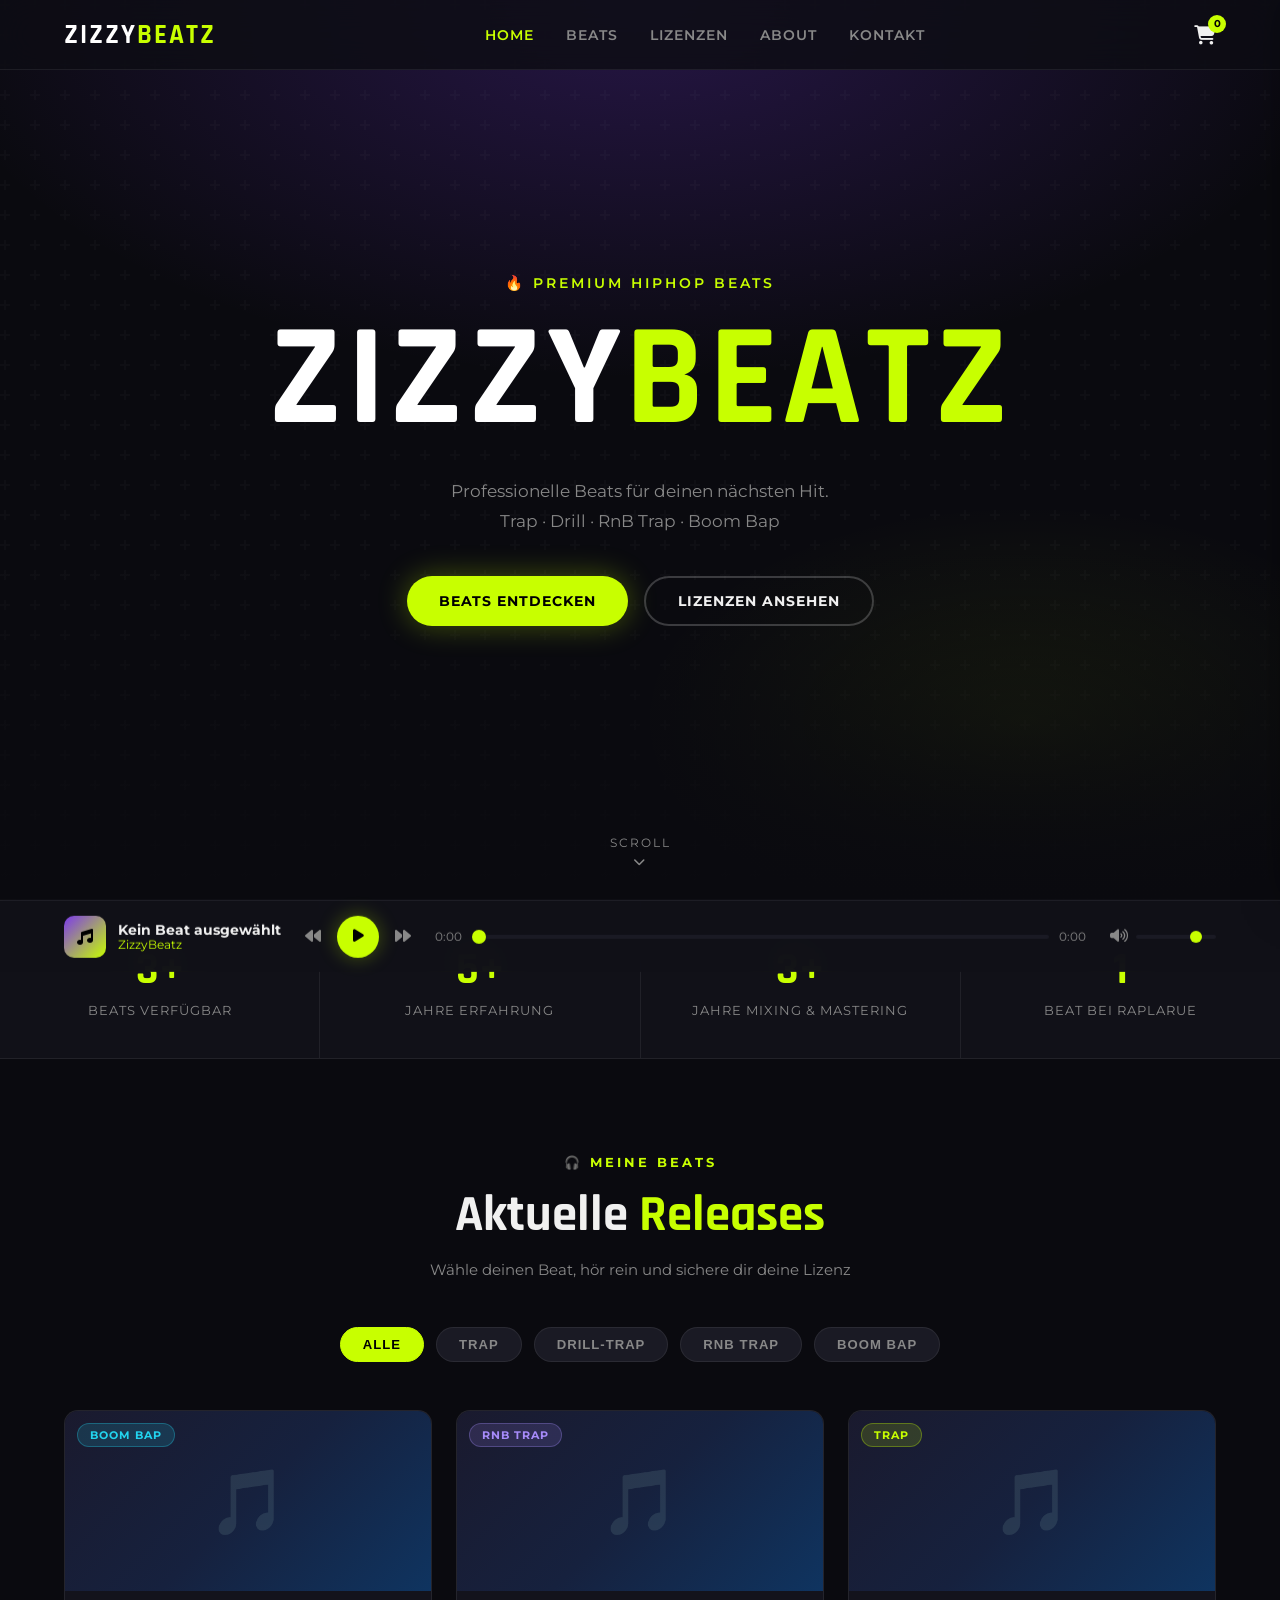
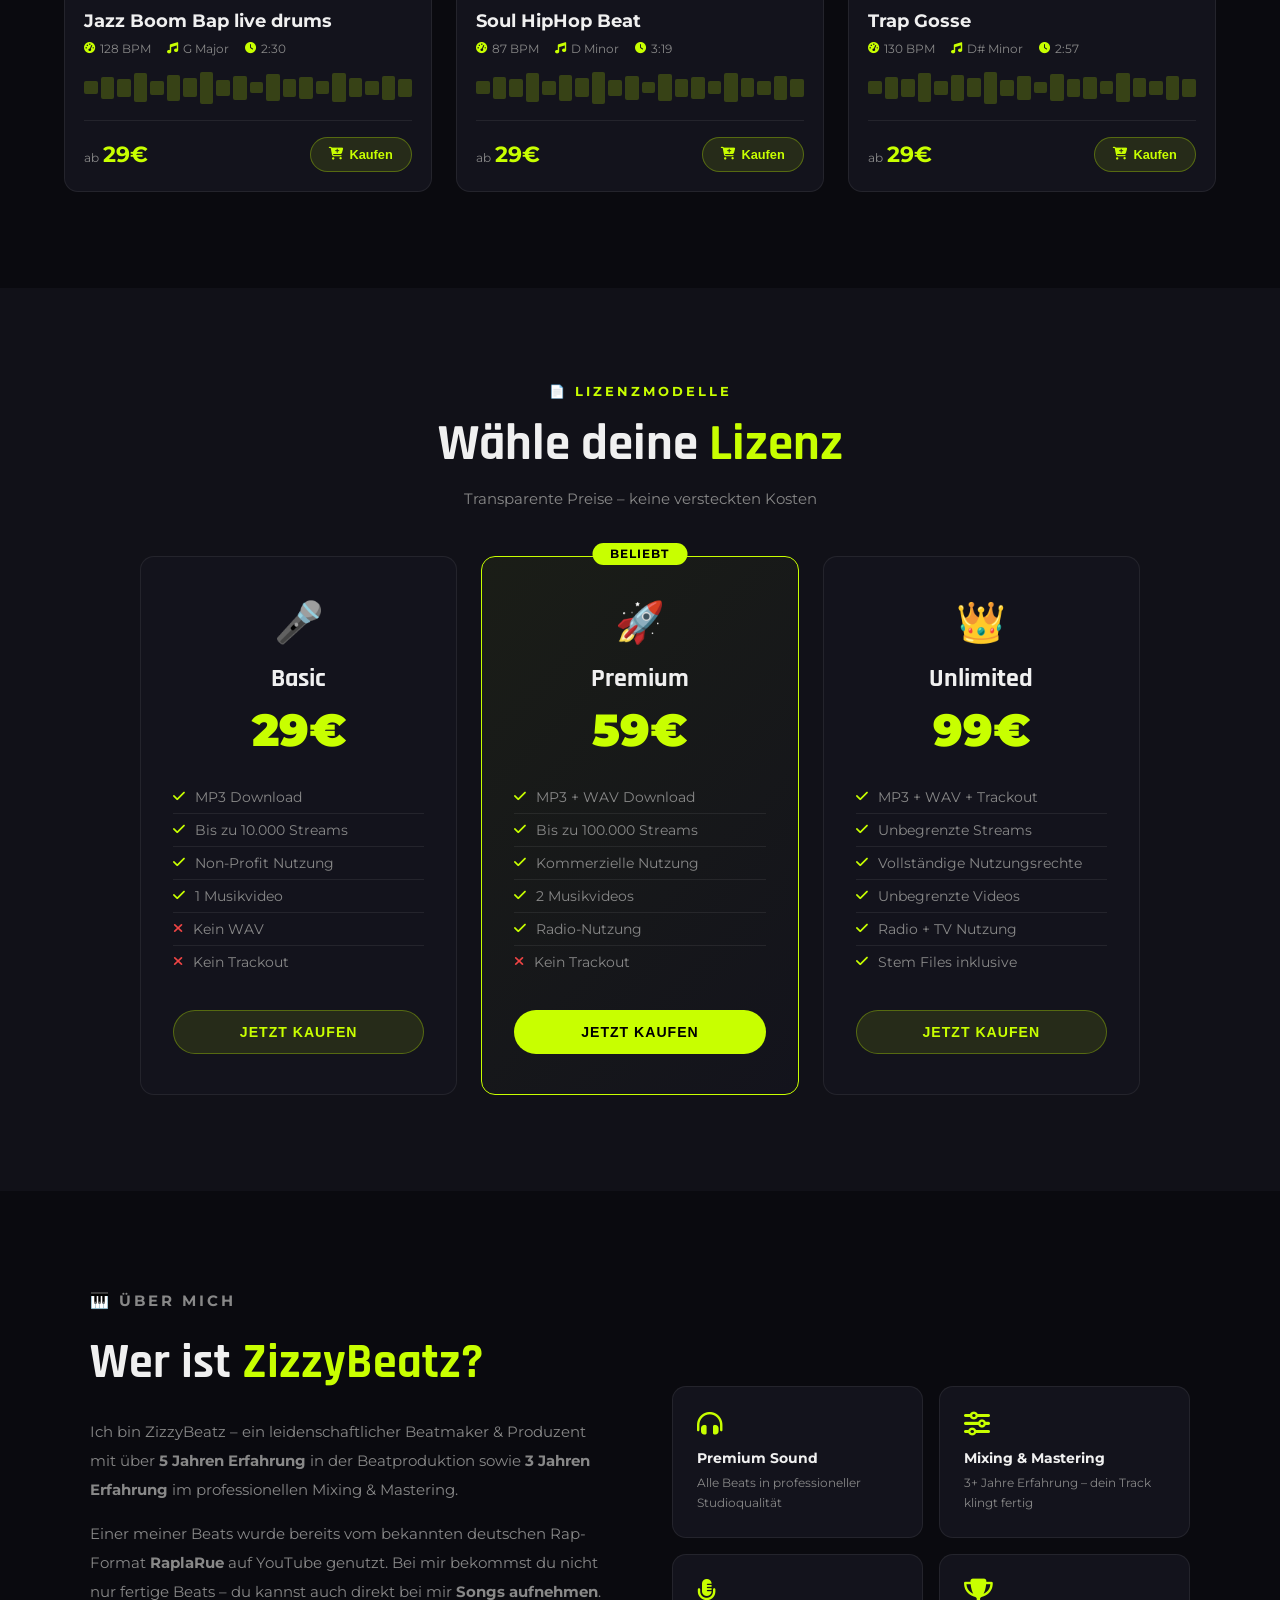
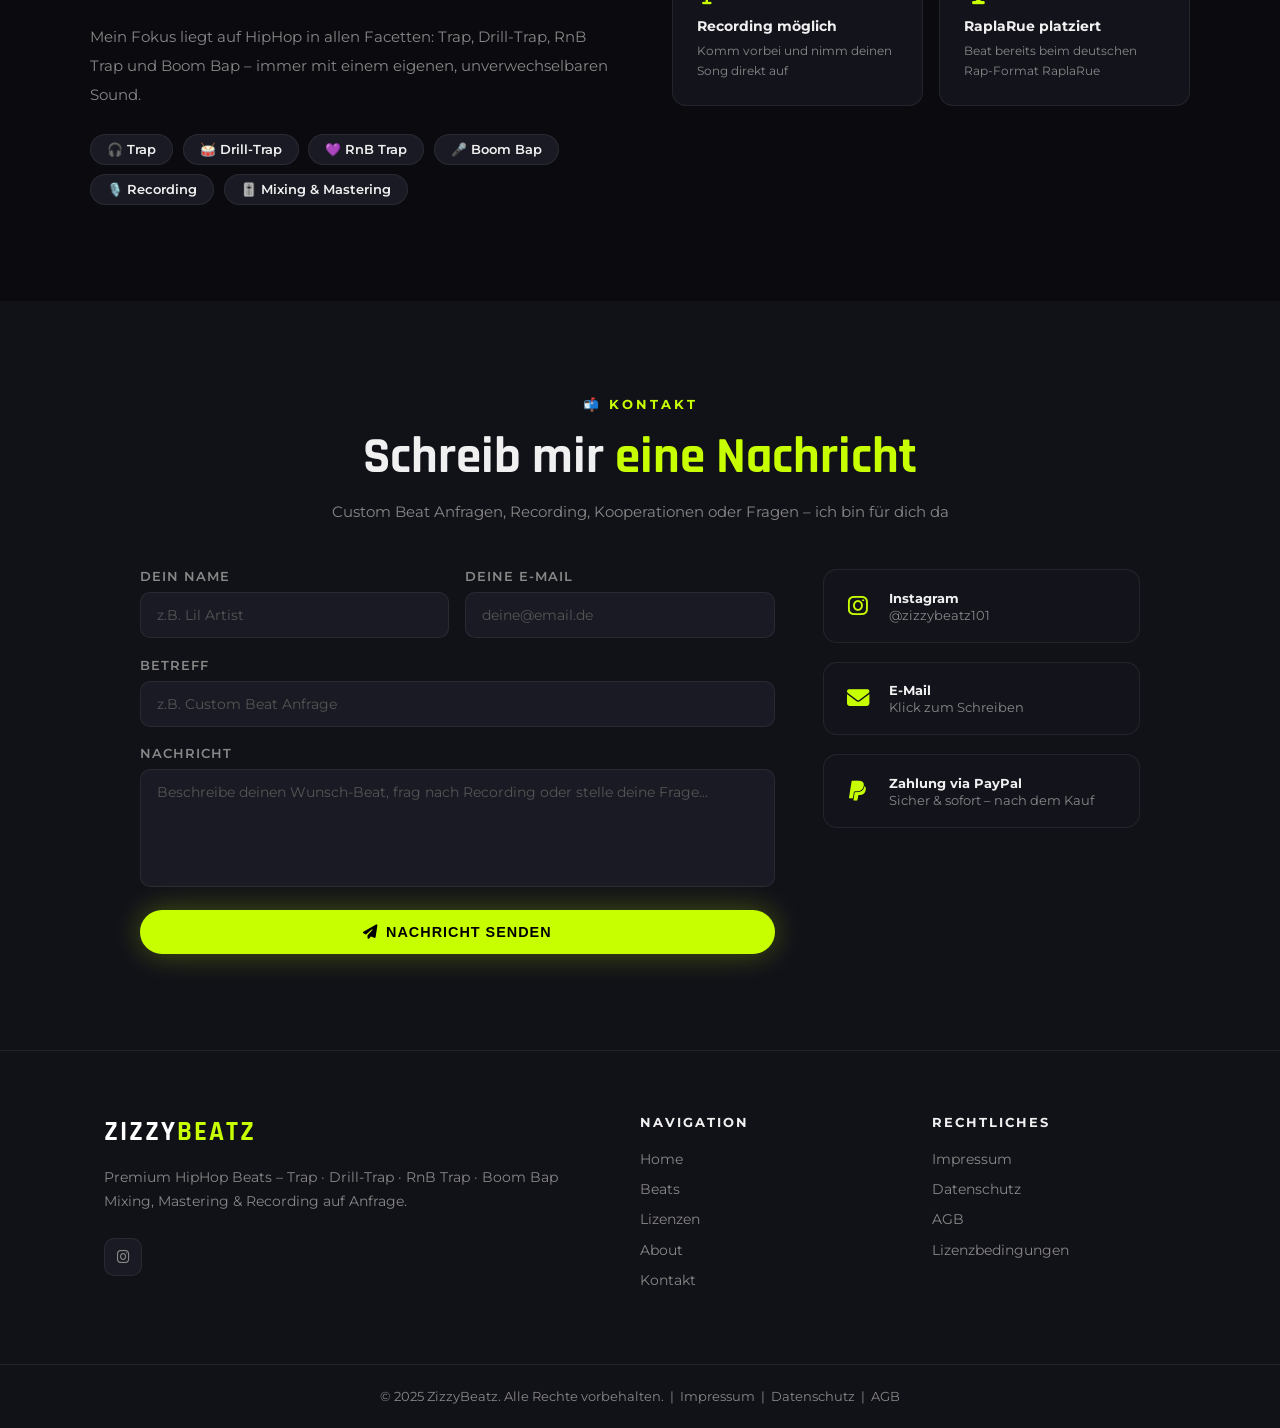
<file: index.html>
<!DOCTYPE html>
<html lang="de">
<head>
  <meta charset="UTF-8" />
  <meta name="viewport" content="width=device-width, initial-scale=1.0"/>
  <title>ZizzyBeatz – Premium HipHop Beats</title>
  <link rel="stylesheet" href="css/style.css" />
  <link href="https://fonts.googleapis.com/css2?family=Montserrat:wght@400;600;700;900&family=Rajdhani:wght@500;700&display=swap" rel="stylesheet"/>
  <link rel="stylesheet" href="https://cdnjs.cloudflare.com/ajax/libs/font-awesome/6.5.0/css/all.min.css"/>
</head>
<body>

  <!-- ───────────── NAVBAR ───────────── -->
  <nav class="navbar">
    <div class="nav-logo">ZIZZY<span>BEATZ</span></div>
    <ul class="nav-links">
      <li><a href="#home">Home</a></li>
      <li><a href="#beats">Beats</a></li>
      <li><a href="#lizenzen">Lizenzen</a></li>
      <li><a href="#about">About</a></li>
      <li><a href="#kontakt">Kontakt</a></li>
    </ul>
    <div class="nav-cart">
      <i class="fas fa-shopping-cart"></i>
      <span class="cart-count">0</span>
    </div>
    <div class="burger" onclick="toggleMenu()">
      <span></span><span></span><span></span>
    </div>
  </nav>

  <!-- ───────────── HERO ───────────── -->
  <section class="hero" id="home">
    <div class="hero-overlay"></div>
    <div class="hero-content">
      <p class="hero-sub">🔥 Premium HipHop Beats</p>
      <h1>ZIZZY<span>BEATZ</span></h1>
      <p class="hero-desc">Professionelle Beats für deinen nächsten Hit.<br/>Trap · Drill · RnB Trap · Boom Bap</p>
      <div class="hero-btns">
        <a href="#beats" class="btn-primary">Beats entdecken</a>
        <a href="#lizenzen" class="btn-outline">Lizenzen ansehen</a>
      </div>
    </div>
    <div class="hero-scroll">
      <span>Scroll</span>
      <i class="fas fa-chevron-down"></i>
    </div>
  </section>

  <!-- ───────────── STATS ───────────── -->
  <section class="stats">
    <div class="stat-item">
      <h2>3+</h2>
      <p>Beats verfügbar</p>
    </div>
    <div class="stat-item">
      <h2>5+</h2>
      <p>Jahre Erfahrung</p>
    </div>
    <div class="stat-item">
      <h2>3+</h2>
      <p>Jahre Mixing & Mastering</p>
    </div>
    <div class="stat-item">
      <h2>1</h2>
      <p>Beat bei RaplaRue</p>
    </div>
  </section>

  <!-- ───────────── BEATS SECTION ───────────── -->
  <section class="beats-section" id="beats">
    <div class="section-header">
      <p class="section-label">🎧 Meine Beats</p>
      <h2>Aktuelle <span>Releases</span></h2>
      <p class="section-sub">Wähle deinen Beat, hör rein und sichere dir deine Lizenz</p>
    </div>

    <!-- Filter Buttons -->
    <div class="filter-bar">
      <button class="filter-btn active" onclick="filterBeats('all', this)">Alle</button>
      <button class="filter-btn" onclick="filterBeats('trap', this)">Trap</button>
      <button class="filter-btn" onclick="filterBeats('drill', this)">Drill-Trap</button>
      <button class="filter-btn" onclick="filterBeats('rnb', this)">RnB Trap</button>
      <button class="filter-btn" onclick="filterBeats('boombap', this)">Boom Bap</button>
    </div>

    <!-- Beat Cards Grid -->
    <div class="beats-grid" id="beatsGrid">

      <!-- BEAT CARD 1 -->
      <div class="beat-card" data-genre="boombap">
        <div class="beat-cover">
          <div class="beat-cover-placeholder">🎵</div>
          <div class="beat-overlay">
            <button class="play-btn" onclick="playBeat(this, 'beats/Jazz Boom Bap live drums.mp3')">
              <i class="fas fa-play"></i>
            </button>
          </div>
          <span class="beat-genre-tag boombap">Boom Bap</span>
        </div>
        <div class="beat-info">
          <h3>Jazz Boom Bap live drums</h3>
          <div class="beat-meta">
            <span><i class="fas fa-tachometer-alt"></i> 128 BPM</span>
            <span><i class="fas fa-music"></i> G Major</span>
            <span><i class="fas fa-clock"></i> 2:30</span>
          </div>
          <div class="beat-waveform">
            <div class="waveform-bar"></div><div class="waveform-bar"></div><div class="waveform-bar"></div>
            <div class="waveform-bar"></div><div class="waveform-bar"></div><div class="waveform-bar"></div>
            <div class="waveform-bar"></div><div class="waveform-bar"></div><div class="waveform-bar"></div>
            <div class="waveform-bar"></div><div class="waveform-bar"></div><div class="waveform-bar"></div>
            <div class="waveform-bar"></div><div class="waveform-bar"></div><div class="waveform-bar"></div>
            <div class="waveform-bar"></div><div class="waveform-bar"></div><div class="waveform-bar"></div>
            <div class="waveform-bar"></div><div class="waveform-bar"></div>
          </div>
          <div class="beat-footer">
            <div class="beat-price">
              <span class="price-from">ab</span>
              <span class="price-amount">29€</span>
            </div>
            <button class="add-cart-btn" onclick="addToCart('Jazz Boom Bap live drums', 29)">
              <i class="fas fa-cart-plus"></i> Kaufen
            </button>
          </div>
        </div>
      </div>

      <!-- BEAT CARD 2 -->
      <div class="beat-card" data-genre="rnb">
        <div class="beat-cover">
          <div class="beat-cover-placeholder">🎵</div>
          <div class="beat-overlay">
            <button class="play-btn" onclick="playBeat(this, 'beats/Soul HipHop Beat_87bpm.mp3')">
              <i class="fas fa-play"></i>
            </button>
          </div>
          <span class="beat-genre-tag rnb">RnB Trap</span>
        </div>
        <div class="beat-info">
          <h3>Soul HipHop Beat</h3>
          <div class="beat-meta">
            <span><i class="fas fa-tachometer-alt"></i> 87 BPM</span>
            <span><i class="fas fa-music"></i> D Minor</span>
            <span><i class="fas fa-clock"></i> 3:19</span>
          </div>
          <div class="beat-waveform">
            <div class="waveform-bar"></div><div class="waveform-bar"></div><div class="waveform-bar"></div>
            <div class="waveform-bar"></div><div class="waveform-bar"></div><div class="waveform-bar"></div>
            <div class="waveform-bar"></div><div class="waveform-bar"></div><div class="waveform-bar"></div>
            <div class="waveform-bar"></div><div class="waveform-bar"></div><div class="waveform-bar"></div>
            <div class="waveform-bar"></div><div class="waveform-bar"></div><div class="waveform-bar"></div>
            <div class="waveform-bar"></div><div class="waveform-bar"></div><div class="waveform-bar"></div>
            <div class="waveform-bar"></div><div class="waveform-bar"></div>
          </div>
          <div class="beat-footer">
            <div class="beat-price">
              <span class="price-from">ab</span>
              <span class="price-amount">29€</span>
            </div>
            <button class="add-cart-btn" onclick="addToCart('Soul HipHop Beat', 29)">
              <i class="fas fa-cart-plus"></i> Kaufen
            </button>
          </div>
        </div>
      </div>

      <!-- BEAT CARD 3 -->
      <div class="beat-card" data-genre="trap">
        <div class="beat-cover">
          <div class="beat-cover-placeholder">🎵</div>
          <div class="beat-overlay">
            <button class="play-btn" onclick="playBeat(this, 'beats/Trap Gosse.mp3')">
              <i class="fas fa-play"></i>
            </button>
          </div>
          <span class="beat-genre-tag">Trap</span>
        </div>
        <div class="beat-info">
          <h3>Trap Gosse</h3>
          <div class="beat-meta">
            <span><i class="fas fa-tachometer-alt"></i> 130 BPM</span>
            <span><i class="fas fa-music"></i> D# Minor</span>
            <span><i class="fas fa-clock"></i> 2:57</span>
          </div>
          <div class="beat-waveform">
            <div class="waveform-bar"></div><div class="waveform-bar"></div><div class="waveform-bar"></div>
            <div class="waveform-bar"></div><div class="waveform-bar"></div><div class="waveform-bar"></div>
            <div class="waveform-bar"></div><div class="waveform-bar"></div><div class="waveform-bar"></div>
            <div class="waveform-bar"></div><div class="waveform-bar"></div><div class="waveform-bar"></div>
            <div class="waveform-bar"></div><div class="waveform-bar"></div><div class="waveform-bar"></div>
            <div class="waveform-bar"></div><div class="waveform-bar"></div><div class="waveform-bar"></div>
            <div class="waveform-bar"></div><div class="waveform-bar"></div>
          </div>
          <div class="beat-footer">
            <div class="beat-price">
              <span class="price-from">ab</span>
              <span class="price-amount">29€</span>
            </div>
            <button class="add-cart-btn" onclick="addToCart('Trap Gosse', 29)">
              <i class="fas fa-cart-plus"></i> Kaufen
            </button>
          </div>
        </div>
      </div>

    </div><!-- /beats-grid -->
  </section>

  <!-- ───────────── AUDIO PLAYER (sticky bottom) ───────────── -->
  <div class="audio-player" id="audioPlayer">
    <div class="player-info">
      <div class="player-icon"><i class="fas fa-music"></i></div>
      <div>
        <p class="player-title" id="playerTitle">Kein Beat ausgewählt</p>
        <p class="player-artist">ZizzyBeatz</p>
      </div>
    </div>
    <div class="player-controls">
      <button onclick="seekBackward()"><i class="fas fa-backward"></i></button>
      <button class="player-play-btn" id="playerPlayBtn" onclick="togglePlay()">
        <i class="fas fa-play"></i>
      </button>
      <button onclick="seekForward()"><i class="fas fa-forward"></i></button>
    </div>
    <div class="player-progress-wrap">
      <span id="currentTime">0:00</span>
      <input type="range" id="progressBar" value="0" min="0" max="100" oninput="seek(this.value)"/>
      <span id="duration">0:00</span>
    </div>
    <div class="player-volume">
      <i class="fas fa-volume-up"></i>
      <input type="range" id="volumeBar" value="80" min="0" max="100" oninput="setVolume(this.value)"/>
    </div>
    <audio id="audioEl"></audio>
  </div>

  <!-- ───────────── LIZENZEN ───────────── -->
  <section class="lizenzen-section" id="lizenzen">
    <div class="section-header">
      <p class="section-label">📄 Lizenzmodelle</p>
      <h2>Wähle deine <span>Lizenz</span></h2>
      <p class="section-sub">Transparente Preise – keine versteckten Kosten</p>
    </div>
    <div class="lizenzen-grid">

      <div class="lizenz-card">
        <div class="lizenz-icon">🎤</div>
        <h3>Basic</h3>
        <div class="lizenz-price">29€</div>
        <ul>
          <li><i class="fas fa-check"></i> MP3 Download</li>
          <li><i class="fas fa-check"></i> Bis zu 10.000 Streams</li>
          <li><i class="fas fa-check"></i> Non-Profit Nutzung</li>
          <li><i class="fas fa-check"></i> 1 Musikvideo</li>
          <li><i class="fas fa-times red"></i> Kein WAV</li>
          <li><i class="fas fa-times red"></i> Kein Trackout</li>
        </ul>
        <button class="lizenz-btn" onclick="addToCart('Basic Lizenz', 29)">Jetzt kaufen</button>
      </div>

      <div class="lizenz-card featured">
        <div class="badge">Beliebt</div>
        <div class="lizenz-icon">🚀</div>
        <h3>Premium</h3>
        <div class="lizenz-price">59€</div>
        <ul>
          <li><i class="fas fa-check"></i> MP3 + WAV Download</li>
          <li><i class="fas fa-check"></i> Bis zu 100.000 Streams</li>
          <li><i class="fas fa-check"></i> Kommerzielle Nutzung</li>
          <li><i class="fas fa-check"></i> 2 Musikvideos</li>
          <li><i class="fas fa-check"></i> Radio-Nutzung</li>
          <li><i class="fas fa-times red"></i> Kein Trackout</li>
        </ul>
        <button class="lizenz-btn" onclick="addToCart('Premium Lizenz', 59)">Jetzt kaufen</button>
      </div>

      <div class="lizenz-card">
        <div class="lizenz-icon">👑</div>
        <h3>Unlimited</h3>
        <div class="lizenz-price">99€</div>
        <ul>
          <li><i class="fas fa-check"></i> MP3 + WAV + Trackout</li>
          <li><i class="fas fa-check"></i> Unbegrenzte Streams</li>
          <li><i class="fas fa-check"></i> Vollständige Nutzungsrechte</li>
          <li><i class="fas fa-check"></i> Unbegrenzte Videos</li>
          <li><i class="fas fa-check"></i> Radio + TV Nutzung</li>
          <li><i class="fas fa-check"></i> Stem Files inklusive</li>
        </ul>
        <button class="lizenz-btn" onclick="addToCart('Unlimited Lizenz', 99)">Jetzt kaufen</button>
      </div>

    </div>
  </section>

  <!-- ───────────── ABOUT ───────────── -->
  <section class="about-section" id="about">
    <div class="about-content">
      <div class="about-text">
        <p class="section-label">🎹 Über mich</p>
        <h2>Wer ist <span>ZizzyBeatz?</span></h2>
        <p>Ich bin ZizzyBeatz – ein leidenschaftlicher Beatmaker & Produzent mit über <strong>5 Jahren Erfahrung</strong> in der Beatproduktion sowie <strong>3 Jahren Erfahrung</strong> im professionellen Mixing & Mastering.</p>
        <p>Einer meiner Beats wurde bereits vom bekannten deutschen Rap-Format <strong>RaplaRue</strong> auf YouTube genutzt. Bei mir bekommst du nicht nur fertige Beats – du kannst auch direkt bei mir <strong>Songs aufnehmen</strong>.</p>
        <p>Mein Fokus liegt auf HipHop in allen Facetten: Trap, Drill-Trap, RnB Trap und Boom Bap – immer mit einem eigenen, unverwechselbaren Sound.</p>
        <div class="about-tags">
          <span>🎧 Trap</span>
          <span>🥁 Drill-Trap</span>
          <span>💜 RnB Trap</span>
          <span>🎤 Boom Bap</span>
          <span>🎙️ Recording</span>
          <span>🎚️ Mixing & Mastering</span>
        </div>
      </div>
      <div class="about-visual">
        <div class="about-card">
          <i class="fas fa-headphones-alt"></i>
          <h4>Premium Sound</h4>
          <p>Alle Beats in professioneller Studioqualität</p>
        </div>
        <div class="about-card">
          <i class="fas fa-sliders-h"></i>
          <h4>Mixing & Mastering</h4>
          <p>3+ Jahre Erfahrung – dein Track klingt fertig</p>
        </div>
        <div class="about-card">
          <i class="fas fa-microphone-alt"></i>
          <h4>Recording möglich</h4>
          <p>Komm vorbei und nimm deinen Song direkt auf</p>
        </div>
        <div class="about-card">
          <i class="fas fa-trophy"></i>
          <h4>RaplaRue platziert</h4>
          <p>Beat bereits beim deutschen Rap-Format RaplaRue</p>
        </div>
      </div>
    </div>
  </section>

  <!-- ───────────── KONTAKT ───────────── -->
  <section class="kontakt-section" id="kontakt">
    <div class="section-header">
      <p class="section-label">📬 Kontakt</p>
      <h2>Schreib mir <span>eine Nachricht</span></h2>
      <p class="section-sub">Custom Beat Anfragen, Recording, Kooperationen oder Fragen – ich bin für dich da</p>
    </div>
    <div class="kontakt-wrapper">
      <form class="kontakt-form" onsubmit="sendMessage(event)">
        <div class="form-row">
          <div class="form-group">
            <label>Dein Name</label>
            <input type="text" placeholder="z.B. Lil Artist" required />
          </div>
          <div class="form-group">
            <label>Deine E-Mail</label>
            <input type="email" placeholder="deine@email.de" required />
          </div>
        </div>
        <div class="form-group">
          <label>Betreff</label>
          <input type="text" placeholder="z.B. Custom Beat Anfrage" required />
        </div>
        <div class="form-group">
          <label>Nachricht</label>
          <textarea rows="5" placeholder="Beschreibe deinen Wunsch-Beat, frag nach Recording oder stelle deine Frage..." required></textarea>
        </div>
        <button type="submit" class="btn-primary full-width">
          <i class="fas fa-paper-plane"></i> Nachricht senden
        </button>
      </form>

      <div class="kontakt-info">

        <!-- Instagram -->
        <a href="https://www.instagram.com/zizzy101/" target="_blank" class="kontakt-item">
          <i class="fab fa-instagram"></i>
          <div>
            <h4>Instagram</h4>
            <p>@zizzybeatz101</p>
          </div>
        </a>

        <!-- E-Mail – Adresse nie im HTML sichtbar, wird via JS geladen -->
        <div class="kontakt-item" id="emailItem" style="cursor:pointer;" onclick="openEmail()">
          <i class="fas fa-envelope"></i>
          <div>
            <h4>E-Mail</h4>
            <p>Klick zum Schreiben</p>
          </div>
        </div>

        <!-- PayPal -->
        <div class="kontakt-item">
          <i class="fab fa-paypal"></i>
          <div>
            <h4>Zahlung via PayPal</h4>
            <p>Sicher & sofort – nach dem Kauf</p>
          </div>
        </div>

      </div>
    </div>
  </section>

  <!-- ───────────── CART MODAL ───────────── -->
  <div class="cart-modal" id="cartModal">
    <div class="cart-modal-content">
      <div class="cart-header">
        <h3><i class="fas fa-shopping-cart"></i> Warenkorb</h3>
        <button onclick="closeCart()"><i class="fas fa-times"></i></button>
      </div>
      <div class="cart-items" id="cartItems">
        <p class="cart-empty">Dein Warenkorb ist leer.</p>
      </div>
      <div class="cart-total">
        <span>Gesamt:</span>
        <span id="cartTotal">0€</span>
      </div>
      <button class="btn-primary full-width" onclick="checkout()">
        <i class="fab fa-paypal"></i> Mit PayPal bezahlen
      </button>
    </div>
  </div>
  <div class="cart-backdrop" id="cartBackdrop" onclick="closeCart()"></div>

  <!-- ───────────── TOAST ───────────── -->
  <div class="toast" id="toast"></div>

  <!-- ───────────── FOOTER ───────────── -->
  <footer class="footer">
    <div class="footer-top">
      <div class="footer-brand">
        <div class="nav-logo">ZIZZY<span>BEATZ</span></div>
        <p>Premium HipHop Beats – Trap · Drill-Trap · RnB Trap · Boom Bap<br/>Mixing, Mastering & Recording auf Anfrage.</p>
        <div class="footer-socials">
          <a href="https://www.instagram.com/zizzy101/" target="_blank" title="Instagram">
            <i class="fab fa-instagram"></i>
          </a>
        </div>
      </div>
      <div class="footer-links">
        <h4>Navigation</h4>
        <ul>
          <li><a href="#home">Home</a></li>
          <li><a href="#beats">Beats</a></li>
          <li><a href="#lizenzen">Lizenzen</a></li>
          <li><a href="#about">About</a></li>
          <li><a href="#kontakt">Kontakt</a></li>
        </ul>
      </div>
      <div class="footer-links">
        <h4>Rechtliches</h4>
        <ul>
          <li><a href="impressum.html">Impressum</a></li>
          <li><a href="datenschutz.html">Datenschutz</a></li>
          <li><a href="agb.html">AGB</a></li>
          <li><a href="agb.html">Lizenzbedingungen</a></li>
        </ul>
      </div>
    </div>
    <div class="footer-bottom">
      <p>© 2025 ZizzyBeatz. Alle Rechte vorbehalten. &nbsp;|&nbsp;
        <a href="impressum.html">Impressum</a> &nbsp;|&nbsp;
        <a href="datenschutz.html">Datenschutz</a> &nbsp;|&nbsp;
        <a href="agb.html">AGB</a>
      </p>
    </div>
  </footer>

  <script src="js/main.js"></script>
</body>
</html>
</file>
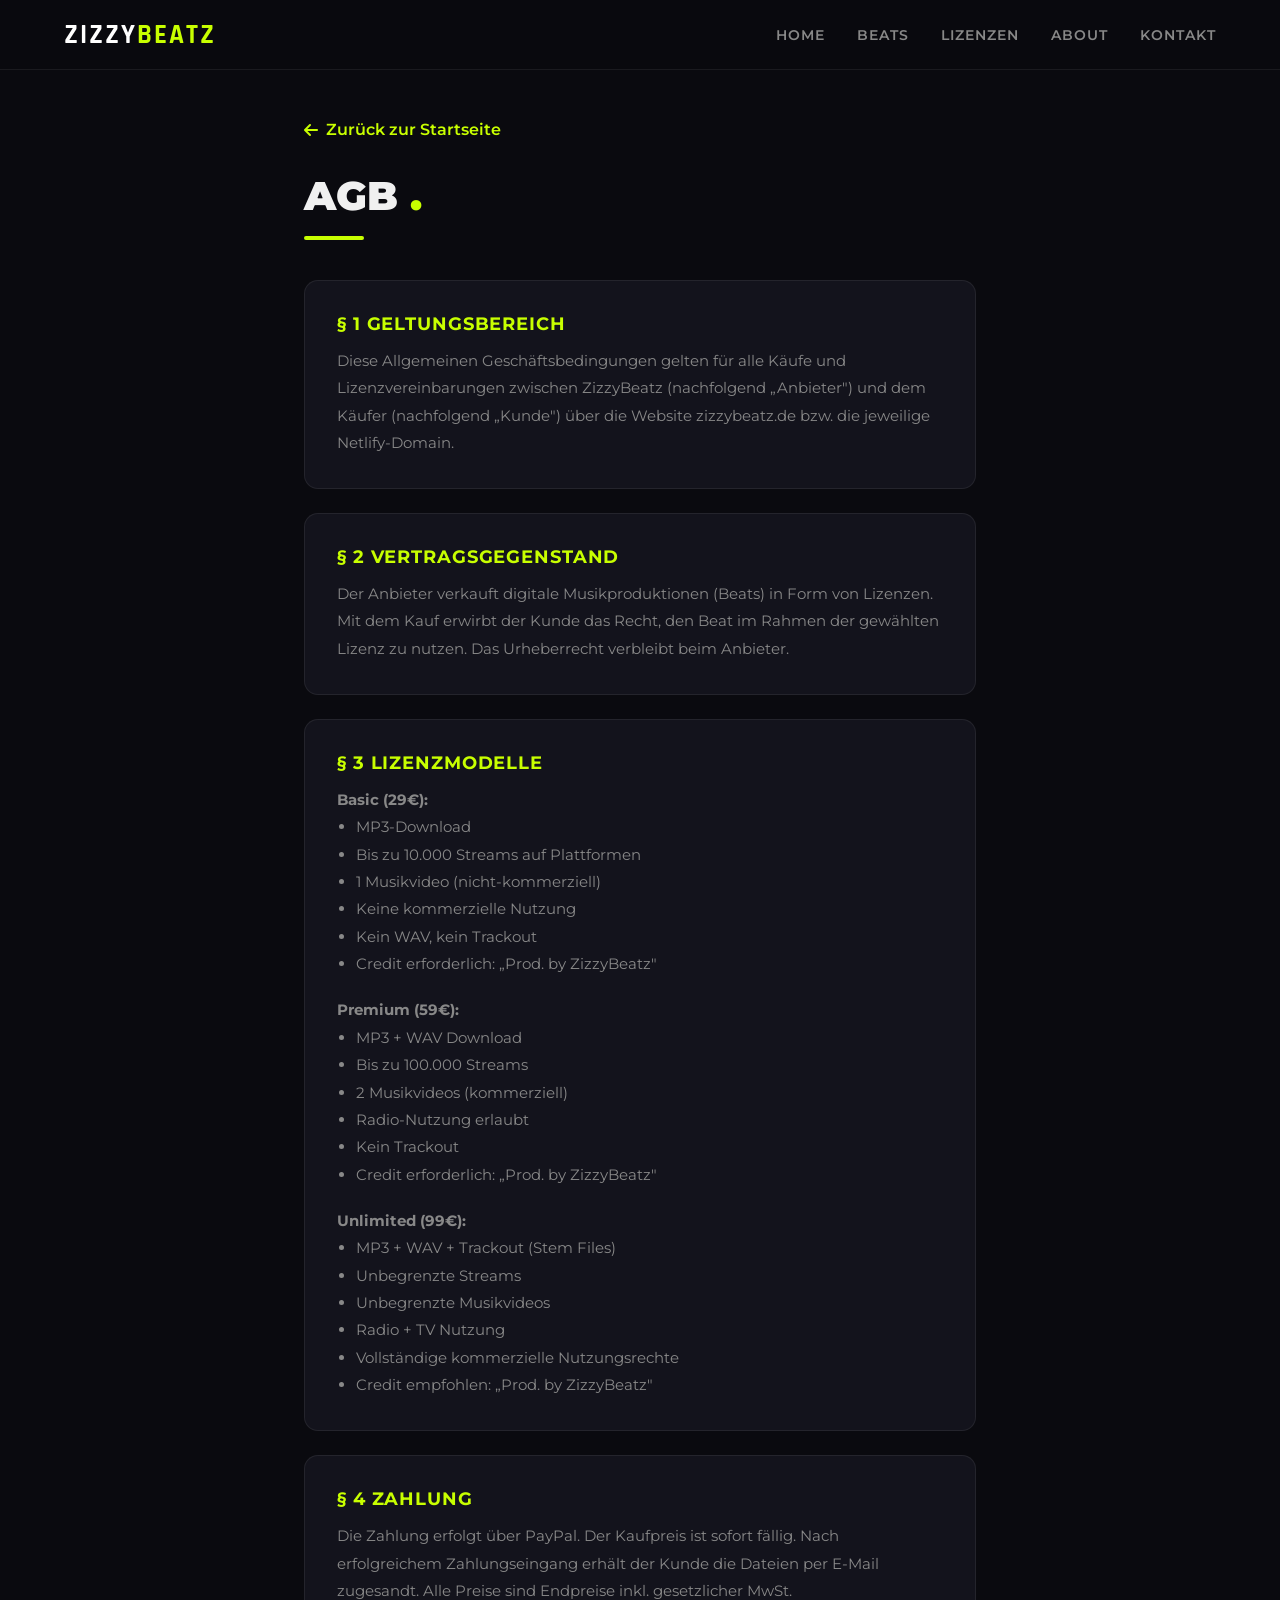
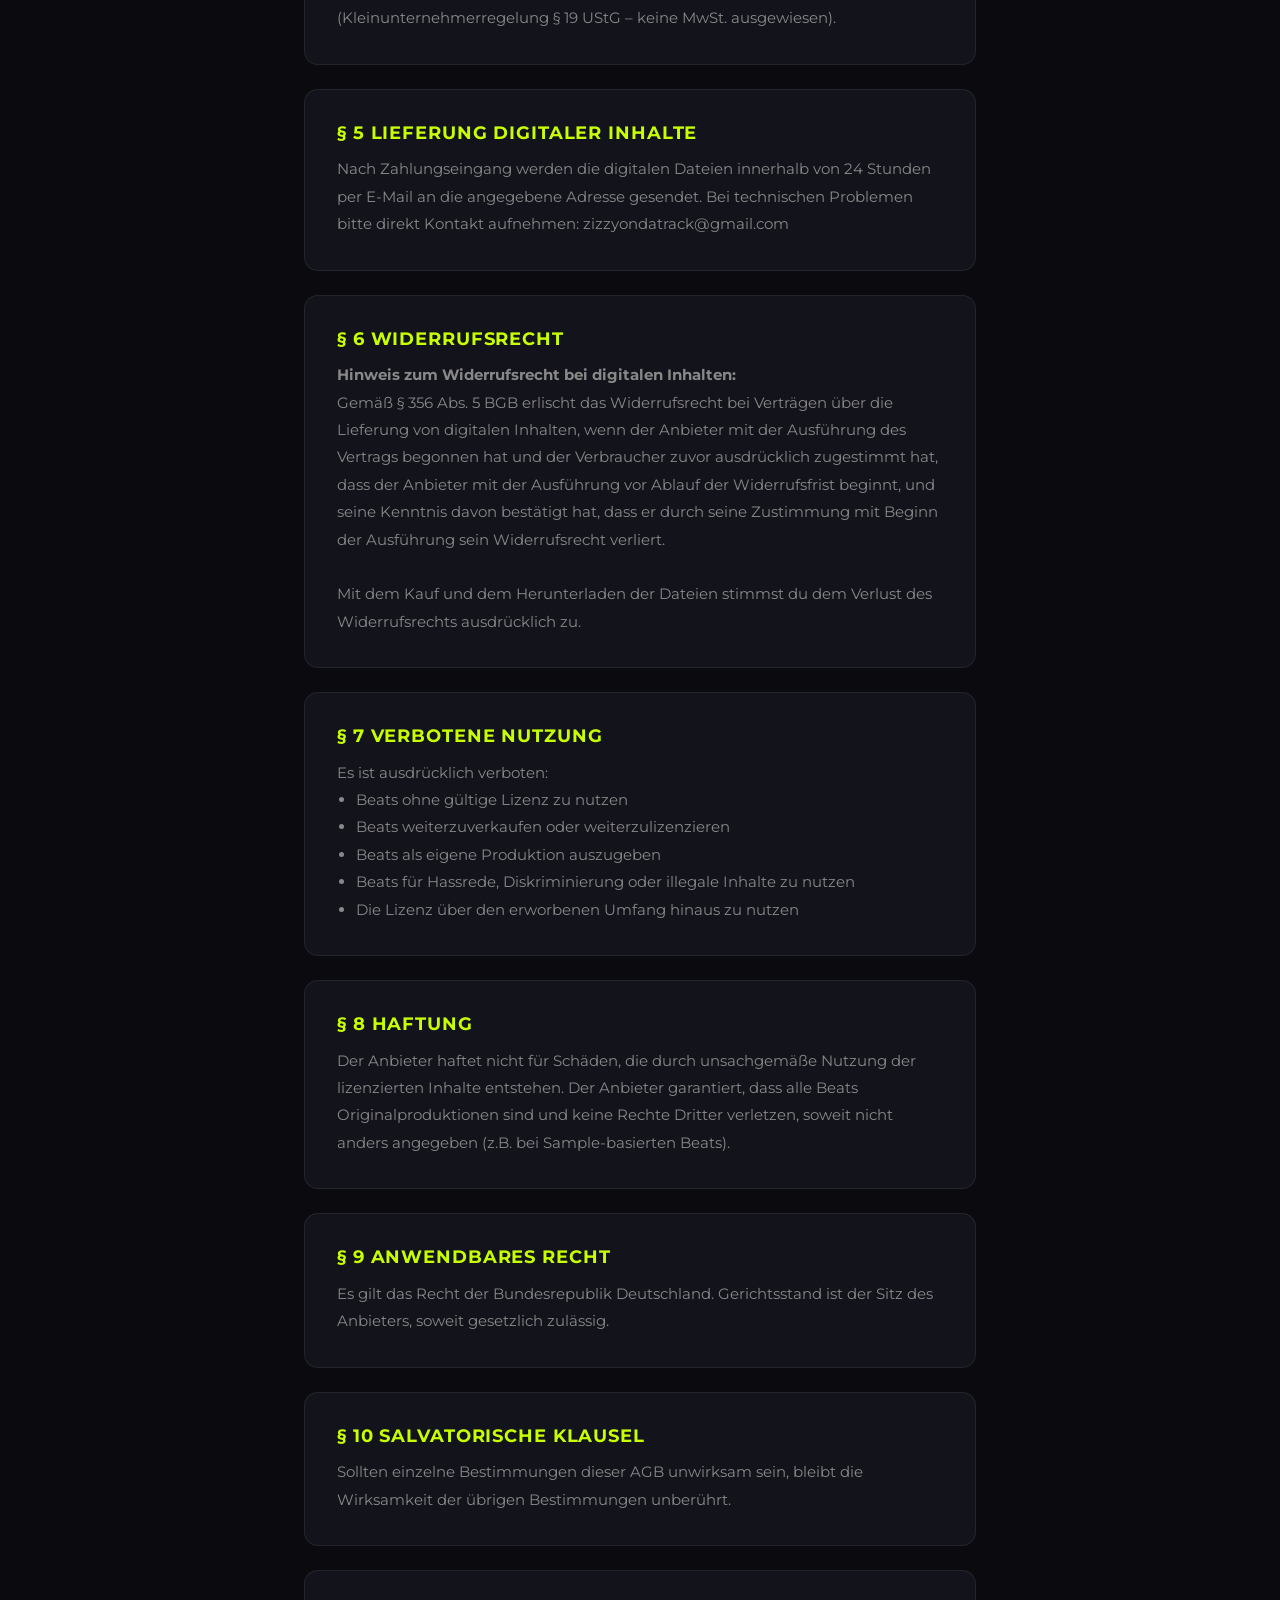
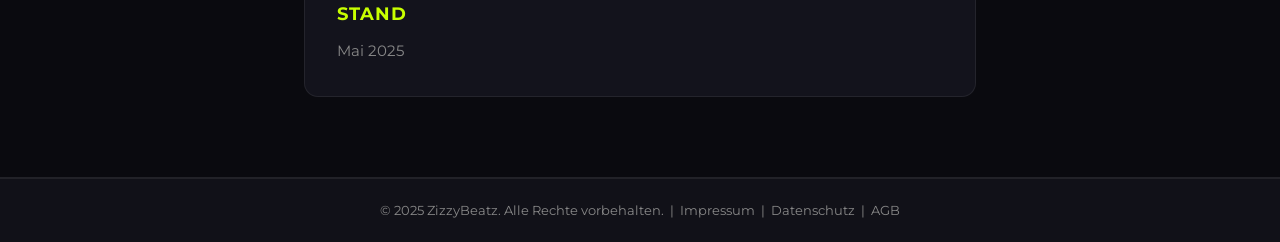
<file: agb.html>
<!DOCTYPE html>
<html lang="de">
<head>
  <meta charset="UTF-8" />
  <meta name="viewport" content="width=device-width, initial-scale=1.0"/>
  <title>AGB – ZizzyBeatz</title>
  <link rel="stylesheet" href="css/style.css" />
  <link href="https://fonts.googleapis.com/css2?family=Montserrat:wght@400;600;700;900&family=Rajdhani:wght@500;700&display=swap" rel="stylesheet"/>
  <link rel="stylesheet" href="https://cdnjs.cloudflare.com/ajax/libs/font-awesome/6.5.0/css/all.min.css"/>
  <style>
    .legal-page { max-width: 800px; margin: 120px auto 80px; padding: 0 5%; }
    .legal-page h1 { font-size: 2.5rem; font-weight: 900; margin-bottom: 0.3rem; }
    .legal-page h1 span { color: var(--accent); }
    .legal-divider { width: 60px; height: 4px; background: var(--accent); border-radius: 2px; margin: 1rem 0 2.5rem; }
    .legal-block { background: var(--card-bg); border: 1px solid var(--border); border-radius: var(--radius); padding: 2rem; margin-bottom: 1.5rem; }
    .legal-block h2 { font-size: 1.1rem; color: var(--accent); margin-bottom: 0.8rem; text-transform: uppercase; letter-spacing: 0.05em; }
    .legal-block p, .legal-block li { color: var(--text-muted); line-height: 1.8; font-size: 0.95rem; }
    .legal-block ul { padding-left: 1.2rem; list-style: disc; }
    .legal-block a { color: var(--accent); }
    .back-btn { display: inline-flex; align-items: center; gap: 0.5rem; color: var(--accent); font-weight: 600; margin-bottom: 2rem; transition: opacity 0.2s; }
    .back-btn:hover { opacity: 0.7; }
  </style>
</head>
<body>

  <nav class="navbar">
    <a href="index.html" class="nav-logo">ZIZZY<span>BEATZ</span></a>
    <ul class="nav-links">
      <li><a href="index.html#home">Home</a></li>
      <li><a href="index.html#beats">Beats</a></li>
      <li><a href="index.html#lizenzen">Lizenzen</a></li>
      <li><a href="index.html#about">About</a></li>
      <li><a href="index.html#kontakt">Kontakt</a></li>
    </ul>
  </nav>

  <div class="legal-page">
    <a href="index.html" class="back-btn"><i class="fas fa-arrow-left"></i> Zurück zur Startseite</a>

    <h1>AGB <span>.</span></h1>
    <div class="legal-divider"></div>

    <div class="legal-block">
      <h2>§ 1 Geltungsbereich</h2>
      <p>
        Diese Allgemeinen Geschäftsbedingungen gelten für alle Käufe und Lizenzvereinbarungen 
        zwischen ZizzyBeatz (nachfolgend „Anbieter") und dem Käufer (nachfolgend „Kunde") 
        über die Website zizzybeatz.de bzw. die jeweilige Netlify-Domain.
      </p>
    </div>

    <div class="legal-block">
      <h2>§ 2 Vertragsgegenstand</h2>
      <p>
        Der Anbieter verkauft digitale Musikproduktionen (Beats) in Form von Lizenzen. 
        Mit dem Kauf erwirbt der Kunde das Recht, den Beat im Rahmen der gewählten 
        Lizenz zu nutzen. Das Urheberrecht verbleibt beim Anbieter.
      </p>
    </div>

    <div class="legal-block">
      <h2>§ 3 Lizenzmodelle</h2>
      <p><strong>Basic (29€):</strong></p>
      <ul>
        <li>MP3-Download</li>
        <li>Bis zu 10.000 Streams auf Plattformen</li>
        <li>1 Musikvideo (nicht-kommerziell)</li>
        <li>Keine kommerzielle Nutzung</li>
        <li>Kein WAV, kein Trackout</li>
        <li>Credit erforderlich: „Prod. by ZizzyBeatz"</li>
      </ul>
      <br/>
      <p><strong>Premium (59€):</strong></p>
      <ul>
        <li>MP3 + WAV Download</li>
        <li>Bis zu 100.000 Streams</li>
        <li>2 Musikvideos (kommerziell)</li>
        <li>Radio-Nutzung erlaubt</li>
        <li>Kein Trackout</li>
        <li>Credit erforderlich: „Prod. by ZizzyBeatz"</li>
      </ul>
      <br/>
      <p><strong>Unlimited (99€):</strong></p>
      <ul>
        <li>MP3 + WAV + Trackout (Stem Files)</li>
        <li>Unbegrenzte Streams</li>
        <li>Unbegrenzte Musikvideos</li>
        <li>Radio + TV Nutzung</li>
        <li>Vollständige kommerzielle Nutzungsrechte</li>
        <li>Credit empfohlen: „Prod. by ZizzyBeatz"</li>
      </ul>
    </div>

    <div class="legal-block">
      <h2>§ 4 Zahlung</h2>
      <p>
        Die Zahlung erfolgt über PayPal. Der Kaufpreis ist sofort fällig. 
        Nach erfolgreichem Zahlungseingang erhält der Kunde die Dateien per E-Mail 
        zugesandt. Alle Preise sind Endpreise inkl. gesetzlicher MwSt. 
        (Kleinunternehmerregelung § 19 UStG – keine MwSt. ausgewiesen).
      </p>
    </div>

    <div class="legal-block">
      <h2>§ 5 Lieferung digitaler Inhalte</h2>
      <p>
        Nach Zahlungseingang werden die digitalen Dateien innerhalb von 24 Stunden 
        per E-Mail an die angegebene Adresse gesendet. Bei technischen Problemen 
        bitte direkt Kontakt aufnehmen: zizzyondatrack@gmail.com
      </p>
    </div>

    <div class="legal-block">
      <h2>§ 6 Widerrufsrecht</h2>
      <p>
        <strong>Hinweis zum Widerrufsrecht bei digitalen Inhalten:</strong><br/>
        Gemäß § 356 Abs. 5 BGB erlischt das Widerrufsrecht bei Verträgen über die 
        Lieferung von digitalen Inhalten, wenn der Anbieter mit der Ausführung des 
        Vertrags begonnen hat und der Verbraucher zuvor ausdrücklich zugestimmt hat, 
        dass der Anbieter mit der Ausführung vor Ablauf der Widerrufsfrist beginnt, 
        und seine Kenntnis davon bestätigt hat, dass er durch seine Zustimmung mit 
        Beginn der Ausführung sein Widerrufsrecht verliert.<br/><br/>
        Mit dem Kauf und dem Herunterladen der Dateien stimmst du dem Verlust des 
        Widerrufsrechts ausdrücklich zu.
      </p>
    </div>

    <div class="legal-block">
      <h2>§ 7 Verbotene Nutzung</h2>
      <p>Es ist ausdrücklich verboten:</p>
      <ul>
        <li>Beats ohne gültige Lizenz zu nutzen</li>
        <li>Beats weiterzuverkaufen oder weiterzulizenzieren</li>
        <li>Beats als eigene Produktion auszugeben</li>
        <li>Beats für Hassrede, Diskriminierung oder illegale Inhalte zu nutzen</li>
        <li>Die Lizenz über den erworbenen Umfang hinaus zu nutzen</li>
      </ul>
    </div>

    <div class="legal-block">
      <h2>§ 8 Haftung</h2>
      <p>
        Der Anbieter haftet nicht für Schäden, die durch unsachgemäße Nutzung der 
        lizenzierten Inhalte entstehen. Der Anbieter garantiert, dass alle Beats 
        Originalproduktionen sind und keine Rechte Dritter verletzen, soweit nicht 
        anders angegeben (z.B. bei Sample-basierten Beats).
      </p>
    </div>

    <div class="legal-block">
      <h2>§ 9 Anwendbares Recht</h2>
      <p>
        Es gilt das Recht der Bundesrepublik Deutschland. 
        Gerichtsstand ist der Sitz des Anbieters, soweit gesetzlich zulässig.
      </p>
    </div>

    <div class="legal-block">
      <h2>§ 10 Salvatorische Klausel</h2>
      <p>
        Sollten einzelne Bestimmungen dieser AGB unwirksam sein, bleibt die 
        Wirksamkeit der übrigen Bestimmungen unberührt.
      </p>
    </div>

    <div class="legal-block">
      <h2>Stand</h2>
      <p>Mai 2025</p>
    </div>

  </div>

  <footer class="footer">
    <div class="footer-bottom">
      <p>© 2025 ZizzyBeatz. Alle Rechte vorbehalten. &nbsp;|&nbsp;
        <a href="impressum.html">Impressum</a> &nbsp;|&nbsp;
        <a href="datenschutz.html">Datenschutz</a> &nbsp;|&nbsp;
        <a href="agb.html">AGB</a>
      </p>
    </div>
  </footer>

</body>
</html>
</file>
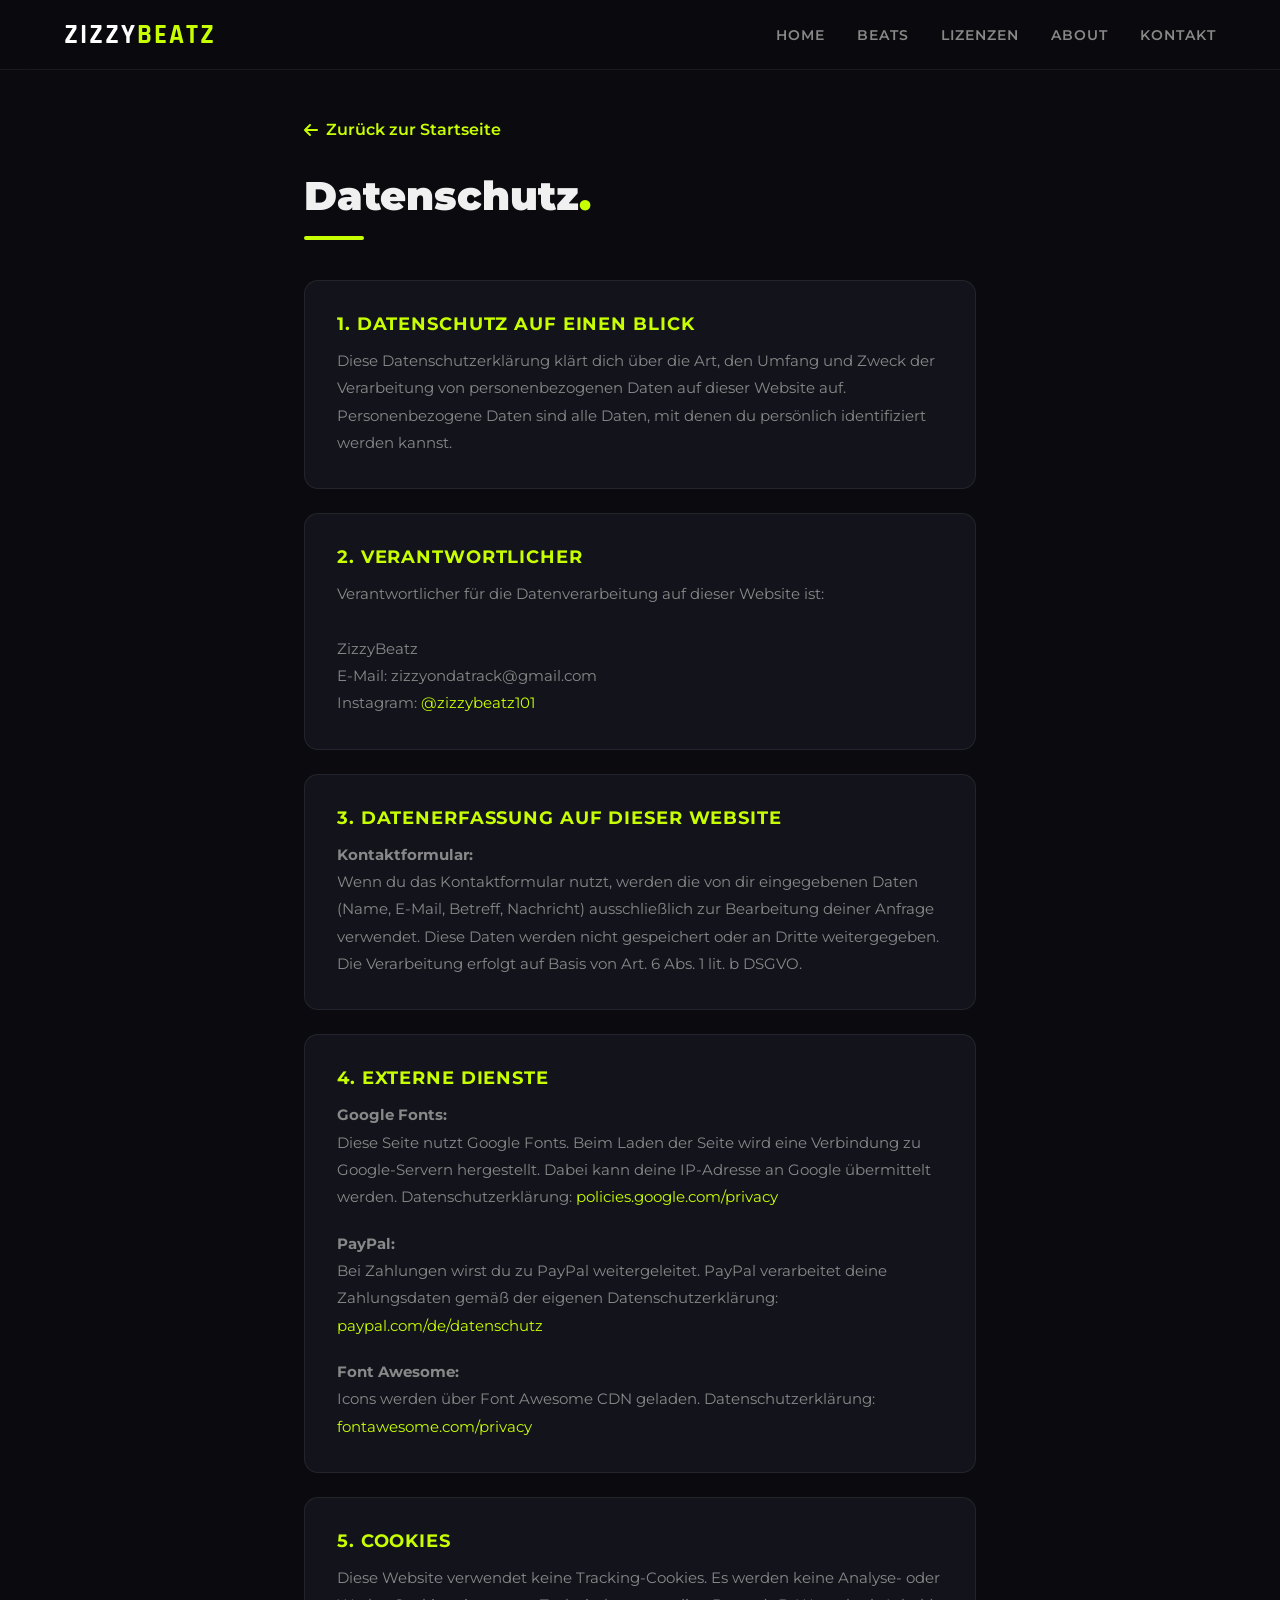
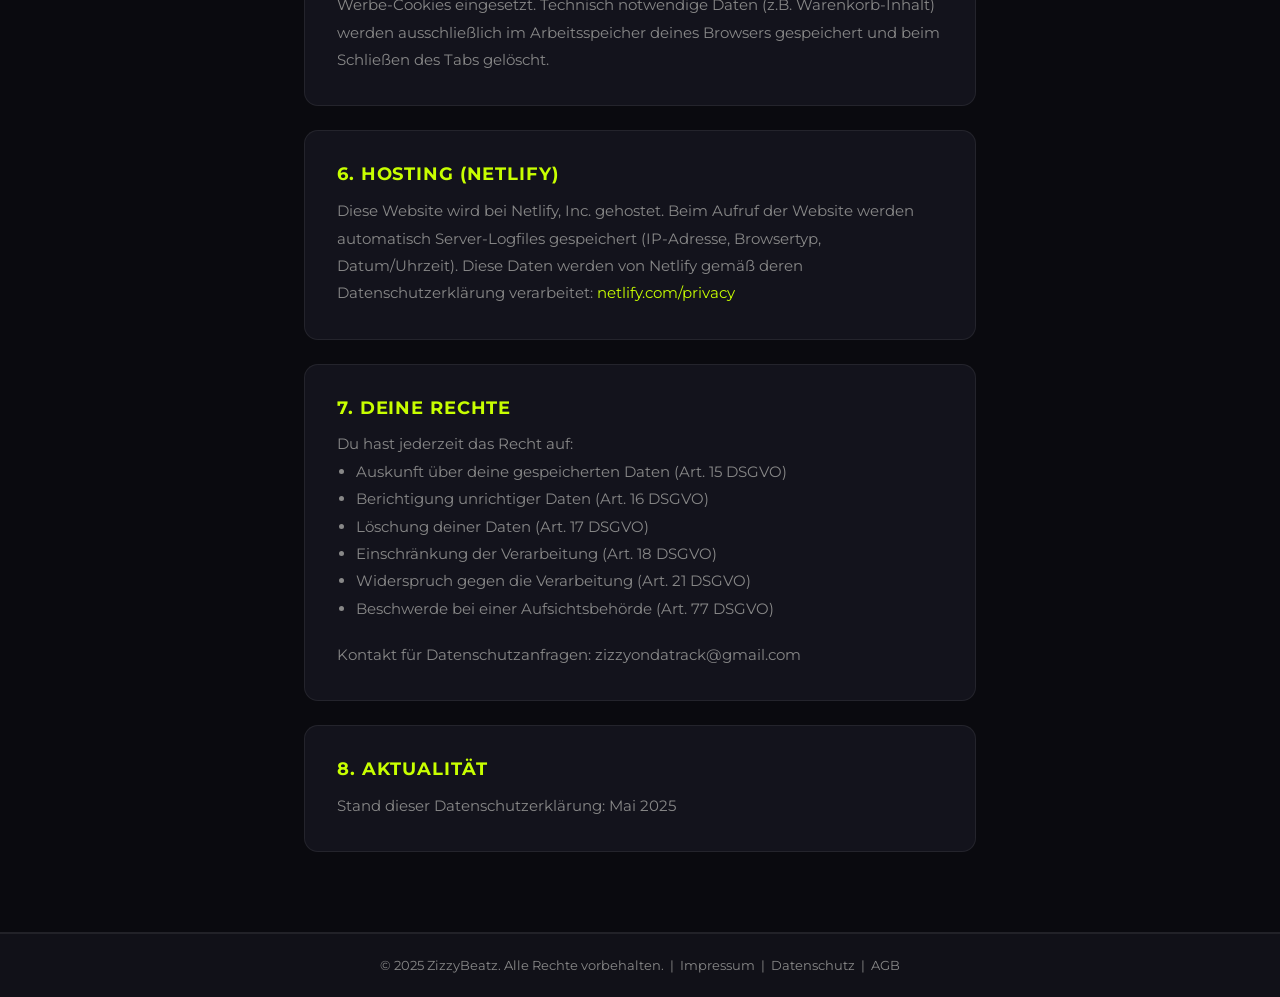
<file: datenschutz.html>
<!DOCTYPE html>
<html lang="de">
<head>
  <meta charset="UTF-8" />
  <meta name="viewport" content="width=device-width, initial-scale=1.0"/>
  <title>Datenschutz – ZizzyBeatz</title>
  <link rel="stylesheet" href="css/style.css" />
  <link href="https://fonts.googleapis.com/css2?family=Montserrat:wght@400;600;700;900&family=Rajdhani:wght@500;700&display=swap" rel="stylesheet"/>
  <link rel="stylesheet" href="https://cdnjs.cloudflare.com/ajax/libs/font-awesome/6.5.0/css/all.min.css"/>
  <style>
    .legal-page { max-width: 800px; margin: 120px auto 80px; padding: 0 5%; }
    .legal-page h1 { font-size: 2.5rem; font-weight: 900; margin-bottom: 0.3rem; }
    .legal-page h1 span { color: var(--accent); }
    .legal-divider { width: 60px; height: 4px; background: var(--accent); border-radius: 2px; margin: 1rem 0 2.5rem; }
    .legal-block { background: var(--card-bg); border: 1px solid var(--border); border-radius: var(--radius); padding: 2rem; margin-bottom: 1.5rem; }
    .legal-block h2 { font-size: 1.1rem; color: var(--accent); margin-bottom: 0.8rem; text-transform: uppercase; letter-spacing: 0.05em; }
    .legal-block p, .legal-block li { color: var(--text-muted); line-height: 1.8; font-size: 0.95rem; }
    .legal-block ul { padding-left: 1.2rem; list-style: disc; }
    .legal-block a { color: var(--accent); }
    .back-btn { display: inline-flex; align-items: center; gap: 0.5rem; color: var(--accent); font-weight: 600; margin-bottom: 2rem; transition: opacity 0.2s; }
    .back-btn:hover { opacity: 0.7; }
  </style>
</head>
<body>

  <nav class="navbar">
    <a href="index.html" class="nav-logo">ZIZZY<span>BEATZ</span></a>
    <ul class="nav-links">
      <li><a href="index.html#home">Home</a></li>
      <li><a href="index.html#beats">Beats</a></li>
      <li><a href="index.html#lizenzen">Lizenzen</a></li>
      <li><a href="index.html#about">About</a></li>
      <li><a href="index.html#kontakt">Kontakt</a></li>
    </ul>
  </nav>

  <div class="legal-page">
    <a href="index.html" class="back-btn"><i class="fas fa-arrow-left"></i> Zurück zur Startseite</a>

    <h1>Datenschutz<span>.</span></h1>
    <div class="legal-divider"></div>

    <div class="legal-block">
      <h2>1. Datenschutz auf einen Blick</h2>
      <p>
        Diese Datenschutzerklärung klärt dich über die Art, den Umfang und Zweck der Verarbeitung 
        von personenbezogenen Daten auf dieser Website auf. Personenbezogene Daten sind alle Daten, 
        mit denen du persönlich identifiziert werden kannst.
      </p>
    </div>

    <div class="legal-block">
      <h2>2. Verantwortlicher</h2>
      <p>
        Verantwortlicher für die Datenverarbeitung auf dieser Website ist:<br/><br/>
        ZizzyBeatz<br/>
        E-Mail: zizzyondatrack@gmail.com<br/>
        Instagram: <a href="https://www.instagram.com/zizzy101/" target="_blank">@zizzybeatz101</a>
      </p>
    </div>

    <div class="legal-block">
      <h2>3. Datenerfassung auf dieser Website</h2>
      <p>
        <strong>Kontaktformular:</strong><br/>
        Wenn du das Kontaktformular nutzt, werden die von dir eingegebenen Daten (Name, E-Mail, 
        Betreff, Nachricht) ausschließlich zur Bearbeitung deiner Anfrage verwendet. 
        Diese Daten werden nicht gespeichert oder an Dritte weitergegeben. 
        Die Verarbeitung erfolgt auf Basis von Art. 6 Abs. 1 lit. b DSGVO.
      </p>
    </div>

    <div class="legal-block">
      <h2>4. Externe Dienste</h2>
      <p><strong>Google Fonts:</strong><br/>
        Diese Seite nutzt Google Fonts. Beim Laden der Seite wird eine Verbindung zu Google-Servern 
        hergestellt. Dabei kann deine IP-Adresse an Google übermittelt werden. 
        Datenschutzerklärung: <a href="https://policies.google.com/privacy" target="_blank">policies.google.com/privacy</a>
      </p>
      <br/>
      <p><strong>PayPal:</strong><br/>
        Bei Zahlungen wirst du zu PayPal weitergeleitet. PayPal verarbeitet deine Zahlungsdaten 
        gemäß der eigenen Datenschutzerklärung: 
        <a href="https://www.paypal.com/de/webapps/mpp/ua/privacy-full" target="_blank">paypal.com/de/datenschutz</a>
      </p>
      <br/>
      <p><strong>Font Awesome:</strong><br/>
        Icons werden über Font Awesome CDN geladen. 
        Datenschutzerklärung: <a href="https://fontawesome.com/privacy" target="_blank">fontawesome.com/privacy</a>
      </p>
    </div>

    <div class="legal-block">
      <h2>5. Cookies</h2>
      <p>
        Diese Website verwendet keine Tracking-Cookies. Es werden keine Analyse- oder 
        Werbe-Cookies eingesetzt. Technisch notwendige Daten (z.B. Warenkorb-Inhalt) 
        werden ausschließlich im Arbeitsspeicher deines Browsers gespeichert und beim 
        Schließen des Tabs gelöscht.
      </p>
    </div>

    <div class="legal-block">
      <h2>6. Hosting (Netlify)</h2>
      <p>
        Diese Website wird bei Netlify, Inc. gehostet. Beim Aufruf der Website werden 
        automatisch Server-Logfiles gespeichert (IP-Adresse, Browsertyp, Datum/Uhrzeit). 
        Diese Daten werden von Netlify gemäß deren Datenschutzerklärung verarbeitet: 
        <a href="https://www.netlify.com/privacy/" target="_blank">netlify.com/privacy</a>
      </p>
    </div>

    <div class="legal-block">
      <h2>7. Deine Rechte</h2>
      <p>Du hast jederzeit das Recht auf:</p>
      <ul>
        <li>Auskunft über deine gespeicherten Daten (Art. 15 DSGVO)</li>
        <li>Berichtigung unrichtiger Daten (Art. 16 DSGVO)</li>
        <li>Löschung deiner Daten (Art. 17 DSGVO)</li>
        <li>Einschränkung der Verarbeitung (Art. 18 DSGVO)</li>
        <li>Widerspruch gegen die Verarbeitung (Art. 21 DSGVO)</li>
        <li>Beschwerde bei einer Aufsichtsbehörde (Art. 77 DSGVO)</li>
      </ul>
      <br/>
      <p>Kontakt für Datenschutzanfragen: zizzyondatrack@gmail.com</p>
    </div>

    <div class="legal-block">
      <h2>8. Aktualität</h2>
      <p>Stand dieser Datenschutzerklärung: Mai 2025</p>
    </div>

  </div>

  <footer class="footer">
    <div class="footer-bottom">
      <p>© 2025 ZizzyBeatz. Alle Rechte vorbehalten. &nbsp;|&nbsp;
        <a href="impressum.html">Impressum</a> &nbsp;|&nbsp;
        <a href="datenschutz.html">Datenschutz</a> &nbsp;|&nbsp;
        <a href="agb.html">AGB</a>
      </p>
    </div>
  </footer>

</body>
</html>
</file>
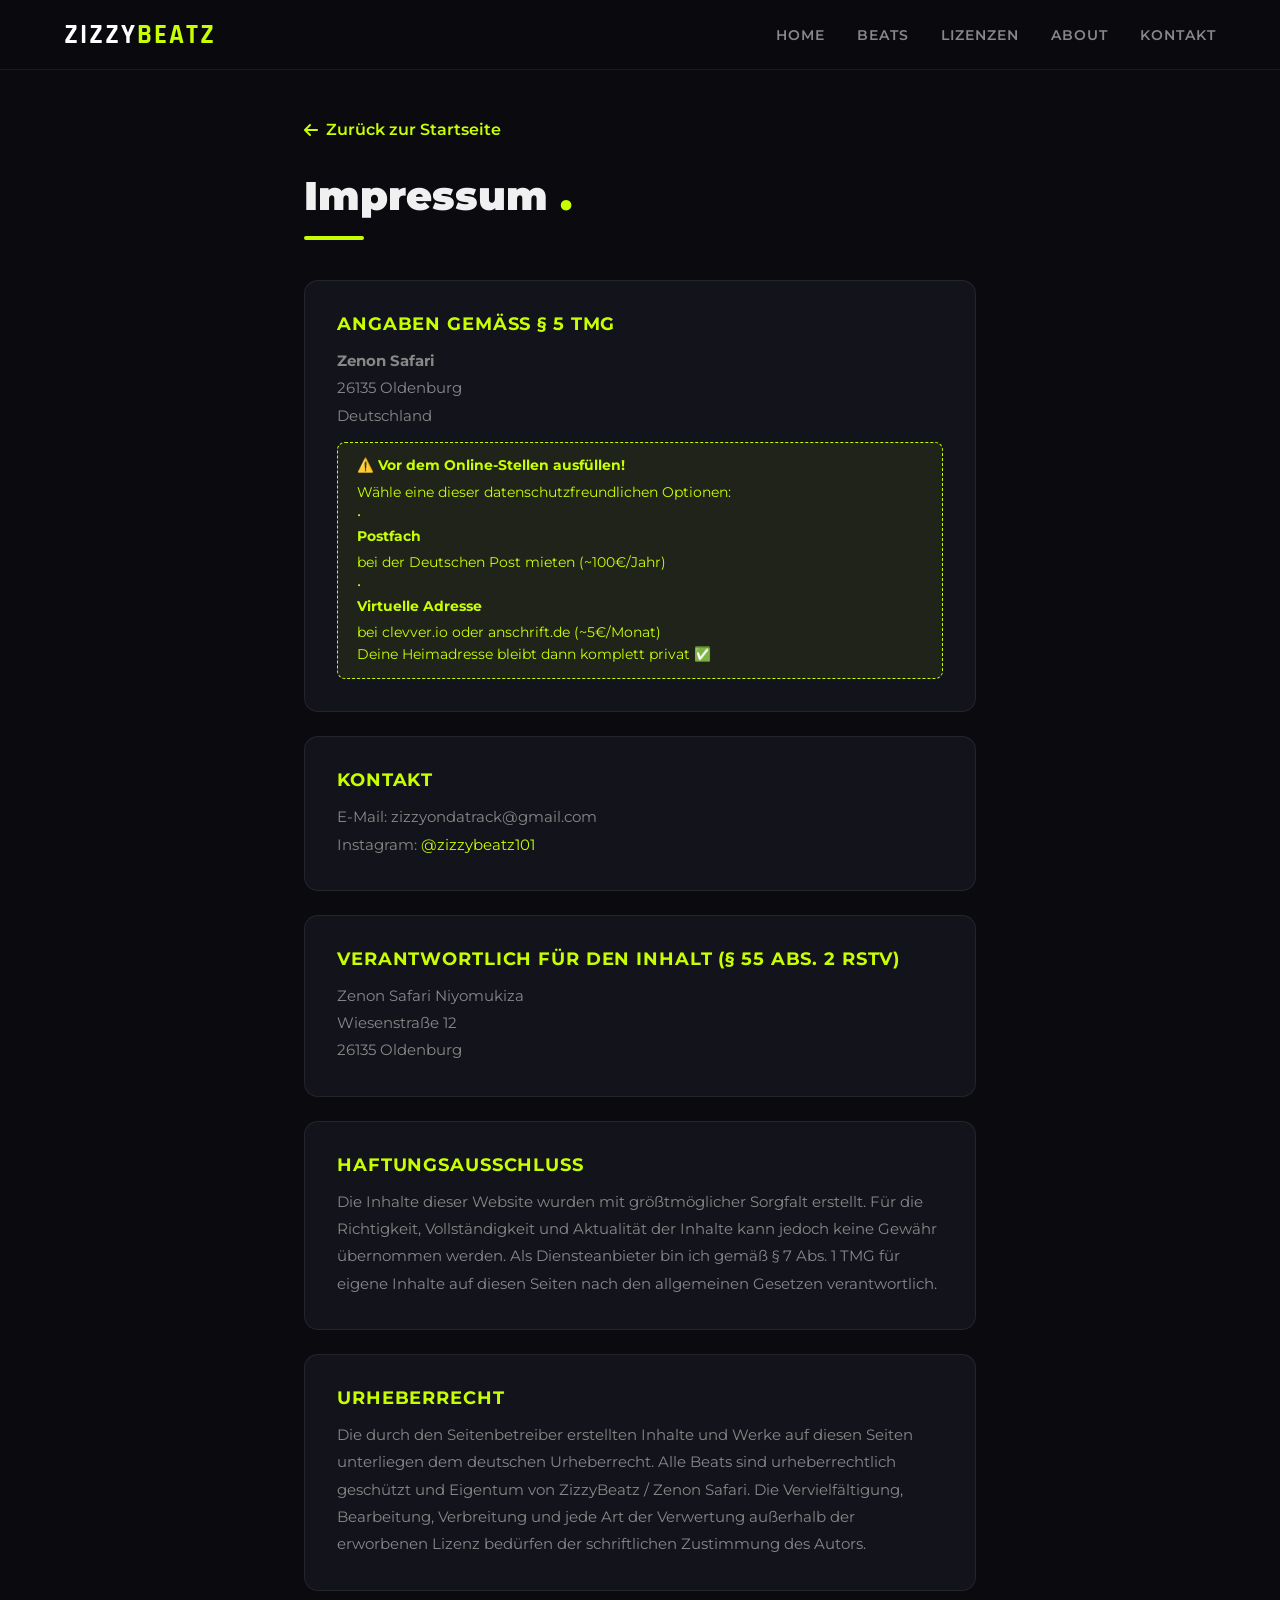
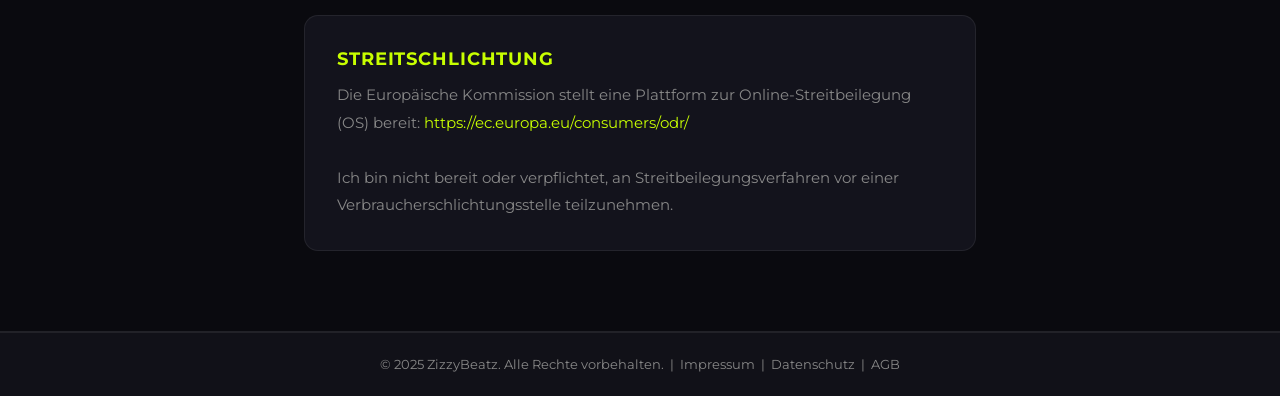
<file: impressum.html>
<!DOCTYPE html>
<html lang="de">
<head>
  <meta charset="UTF-8" />
  <meta name="viewport" content="width=device-width, initial-scale=1.0"/>
  <title>Impressum – ZizzyBeatz</title>
  <link rel="stylesheet" href="css/style.css" />
  <link href="https://fonts.googleapis.com/css2?family=Montserrat:wght@400;600;700;900&family=Rajdhani:wght@500;700&display=swap" rel="stylesheet"/>
  <link rel="stylesheet" href="https://cdnjs.cloudflare.com/ajax/libs/font-awesome/6.5.0/css/all.min.css"/>
  <style>
    .legal-page {
      max-width: 800px;
      margin: 120px auto 80px;
      padding: 0 5%;
    }
    .legal-page h1 { font-size: 2.5rem; font-weight: 900; margin-bottom: 0.3rem; }
    .legal-page h1 span { color: var(--accent); }
    .legal-divider { width: 60px; height: 4px; background: var(--accent); border-radius: 2px; margin: 1rem 0 2.5rem; }
    .legal-block { background: var(--card-bg); border: 1px solid var(--border); border-radius: var(--radius); padding: 2rem; margin-bottom: 1.5rem; }
    .legal-block h2 { font-size: 1.1rem; color: var(--accent); margin-bottom: 0.8rem; text-transform: uppercase; letter-spacing: 0.05em; }
    .legal-block p { color: var(--text-muted); line-height: 1.8; font-size: 0.95rem; }
    .legal-block a { color: var(--accent); }
    .back-btn { display: inline-flex; align-items: center; gap: 0.5rem; color: var(--accent); font-weight: 600; margin-bottom: 2rem; transition: opacity 0.2s; }
    .back-btn:hover { opacity: 0.7; }
    .todo-hint {
      background: rgba(200,255,0,0.07);
      border: 1px dashed var(--accent);
      border-radius: 8px;
      padding: 0.8rem 1.2rem;
      color: var(--accent);
      font-size: 0.85rem;
      margin-top: 0.8rem;
      line-height: 1.6;
    }
    .todo-hint strong { display: block; margin-bottom: 0.3rem; }
  </style>
</head>
<body>

  <!-- NAVBAR -->
  <nav class="navbar">
    <a href="index.html" class="nav-logo">ZIZZY<span>BEATZ</span></a>
    <ul class="nav-links">
      <li><a href="index.html#home">Home</a></li>
      <li><a href="index.html#beats">Beats</a></li>
      <li><a href="index.html#lizenzen">Lizenzen</a></li>
      <li><a href="index.html#about">About</a></li>
      <li><a href="index.html#kontakt">Kontakt</a></li>
    </ul>
  </nav>

  <div class="legal-page">

    <a href="index.html" class="back-btn">
      <i class="fas fa-arrow-left"></i> Zurück zur Startseite
    </a>

    <h1>Impressum <span>.</span></h1>
    <div class="legal-divider"></div>

    <!-- ① PFLICHTANGABEN -->
    <div class="legal-block">
      <h2>Angaben gemäß § 5 TMG</h2>
      <p>
        <strong>Zenon Safari</strong><br/>
        <!-- Adresse wird vor Veröffentlichung eingetragen -->
        <!-- Option A: Postfach bei der Deutschen Post (~100€/Jahr) -->
        <!-- Option B: Virtuelle Adresse z.B. clevver.io (~5€/Monat) -->
        26135 Oldenburg<br/>
        Deutschland
      </p>
      <div class="todo-hint">
        <strong>⚠️ Vor dem Online-Stellen ausfüllen!</strong>
        Wähle eine dieser datenschutzfreundlichen Optionen:<br/>
        • <strong>Postfach</strong> bei der Deutschen Post mieten (~100€/Jahr)<br/>
        • <strong>Virtuelle Adresse</strong> bei clevver.io oder anschrift.de (~5€/Monat)<br/>
        Deine Heimadresse bleibt dann komplett privat ✅
      </div>
    </div>

    <!-- ② KONTAKT -->
    <div class="legal-block">
      <h2>Kontakt</h2>
      <p>
        E-Mail: zizzyondatrack@gmail.com<br/>
        Instagram: <a href="https://www.instagram.com/zizzy101/" target="_blank">@zizzybeatz101</a>
      </p>
    </div>

    <!-- ③ VERANTWORTLICH -->
    <div class="legal-block">
      <h2>Verantwortlich für den Inhalt (§ 55 Abs. 2 RStV)</h2>
      <p>
        Zenon Safari Niyomukiza<br/>
        Wiesenstraße 12<br/>
        26135 Oldenburg
      </p>
    </div>

    <!-- ④ HAFTUNGSAUSSCHLUSS -->
    <div class="legal-block">
      <h2>Haftungsausschluss</h2>
      <p>
        Die Inhalte dieser Website wurden mit größtmöglicher Sorgfalt erstellt.
        Für die Richtigkeit, Vollständigkeit und Aktualität der Inhalte kann jedoch
        keine Gewähr übernommen werden. Als Diensteanbieter bin ich gemäß § 7 Abs. 1 TMG
        für eigene Inhalte auf diesen Seiten nach den allgemeinen Gesetzen verantwortlich.
      </p>
    </div>

    <!-- ⑤ URHEBERRECHT -->
    <div class="legal-block">
      <h2>Urheberrecht</h2>
      <p>
        Die durch den Seitenbetreiber erstellten Inhalte und Werke auf diesen Seiten
        unterliegen dem deutschen Urheberrecht. Alle Beats sind urheberrechtlich geschützt
        und Eigentum von ZizzyBeatz / Zenon Safari. Die Vervielfältigung, Bearbeitung,
        Verbreitung und jede Art der Verwertung außerhalb der erworbenen Lizenz bedürfen
        der schriftlichen Zustimmung des Autors.
      </p>
    </div>

    <!-- ⑥ STREITSCHLICHTUNG -->
    <div class="legal-block">
      <h2>Streitschlichtung</h2>
      <p>
        Die Europäische Kommission stellt eine Plattform zur Online-Streitbeilegung (OS) bereit:
        <a href="https://ec.europa.eu/consumers/odr/" target="_blank">https://ec.europa.eu/consumers/odr/</a><br/><br/>
        Ich bin nicht bereit oder verpflichtet, an Streitbeilegungsverfahren vor einer
        Verbraucherschlichtungsstelle teilzunehmen.
      </p>
    </div>

  </div>

  <!-- FOOTER -->
  <footer class="footer">
    <div class="footer-bottom">
      <p>© 2025 ZizzyBeatz. Alle Rechte vorbehalten. &nbsp;|&nbsp;
        <a href="impressum.html">Impressum</a> &nbsp;|&nbsp;
        <a href="datenschutz.html">Datenschutz</a> &nbsp;|&nbsp;
        <a href="agb.html">AGB</a>
      </p>
    </div>
  </footer>

</body>
</html>
</file>
<file: css/style.css>
/* ═══════════════════════════════════════
   ZIZZYBEATZ – style.css
   ═══════════════════════════════════════ */

/* ── Reset & Base ── */
*, *::before, *::after { box-sizing: border-box; margin: 0; padding: 0; }

:root {
  --bg:        #0a0a0f;
  --bg2:       #111118;
  --bg3:       #1a1a24;
  --accent:    #c8ff00;
  --accent2:   #a8d400;
  --purple:    #7c3aed;
  --text:      #f0f0f0;
  --text-muted:#888;
  --border:    rgba(255,255,255,0.07);
  --card-bg:   #13131c;
  --radius:    14px;
  --transition:0.3s ease;
}

html { scroll-behavior: smooth; }

body {
  font-family: 'Montserrat', sans-serif;
  background: var(--bg);
  color: var(--text);
  overflow-x: hidden;
}

a { text-decoration: none; color: inherit; }
ul { list-style: none; }
img { max-width: 100%; display: block; }

/* ── Scrollbar ── */
::-webkit-scrollbar { width: 6px; }
::-webkit-scrollbar-track { background: var(--bg); }
::-webkit-scrollbar-thumb { background: var(--accent); border-radius: 3px; }

/* ══════════════════════════════
   NAVBAR
══════════════════════════════ */
.navbar {
  position: fixed; top: 0; left: 0; right: 0; z-index: 1000;
  display: flex; align-items: center; justify-content: space-between;
  padding: 0 5%;
  height: 70px;
  background: rgba(10,10,15,0.85);
  backdrop-filter: blur(18px);
  border-bottom: 1px solid var(--border);
  transition: var(--transition);
}

.nav-logo {
  font-family: 'Rajdhani', sans-serif;
  font-size: 1.7rem; font-weight: 700; letter-spacing: 2px;
  color: #fff;
}
.nav-logo span { color: var(--accent); }

.nav-links { display: flex; gap: 2rem; }
.nav-links a {
  font-size: 0.85rem; font-weight: 600; letter-spacing: 1px;
  text-transform: uppercase; color: var(--text-muted);
  transition: var(--transition); position: relative;
}
.nav-links a::after {
  content: ''; position: absolute; bottom: -4px; left: 0;
  width: 0; height: 2px; background: var(--accent);
  transition: var(--transition);
}
.nav-links a:hover { color: var(--accent); }
.nav-links a:hover::after { width: 100%; }

.nav-cart {
  position: relative; cursor: pointer;
  font-size: 1.2rem; color: var(--text);
  transition: var(--transition);
}
.nav-cart:hover { color: var(--accent); }
.cart-count {
  position: absolute; top: -8px; right: -10px;
  background: var(--accent); color: #000;
  font-size: 0.65rem; font-weight: 700;
  width: 18px; height: 18px; border-radius: 50%;
  display: flex; align-items: center; justify-content: center;
}

.burger { display: none; flex-direction: column; gap: 5px; cursor: pointer; }
.burger span { display: block; width: 25px; height: 2px; background: var(--text); border-radius: 2px; transition: var(--transition); }

/* ══════════════════════════════
   HERO
══════════════════════════════ */
.hero {
  position: relative; min-height: 100vh;
  display: flex; align-items: center; justify-content: center;
  background:
    radial-gradient(ellipse 80% 60% at 50% 0%, rgba(124,58,237,0.25) 0%, transparent 70%),
    radial-gradient(ellipse 50% 40% at 80% 80%, rgba(200,255,0,0.08) 0%, transparent 60%),
    var(--bg);
  text-align: center; padding: 0 5%;
  overflow: hidden;
}

.hero::before {
  content: '';
  position: absolute; inset: 0;
  background: url("data:image/svg+xml,%3Csvg width='60' height='60' viewBox='0 0 60 60' xmlns='http://www.w3.org/2000/svg'%3E%3Cg fill='none' fill-rule='evenodd'%3E%3Cg fill='%23ffffff' fill-opacity='0.02'%3E%3Cpath d='M36 34v-4h-2v4h-4v2h4v4h2v-4h4v-2h-4zm0-30V0h-2v4h-4v2h4v4h2V6h4V4h-4zM6 34v-4H4v4H0v2h4v4h2v-4h4v-2H6zM6 4V0H4v4H0v2h4v4h2V6h4V4H6z'/%3E%3C/g%3E%3C/g%3E%3C/svg%3E");
}

.hero-overlay {
  position: absolute; inset: 0;
  background: linear-gradient(to bottom, transparent 60%, var(--bg) 100%);
}

.hero-content { position: relative; z-index: 2; max-width: 800px; }

.hero-sub {
  font-size: 0.9rem; font-weight: 600; letter-spacing: 3px;
  text-transform: uppercase; color: var(--accent);
  margin-bottom: 1rem;
  animation: fadeUp 0.8s ease both;
}

.hero-content h1 {
  font-family: 'Rajdhani', sans-serif;
  font-size: clamp(4rem, 12vw, 9rem);
  font-weight: 900; line-height: 1;
  letter-spacing: 4px; color: #fff;
  animation: fadeUp 0.8s 0.15s ease both;
}
.hero-content h1 span { color: var(--accent); }

.hero-desc {
  font-size: 1.05rem; color: var(--text-muted);
  margin: 1.5rem 0 2.5rem;
  line-height: 1.8;
  animation: fadeUp 0.8s 0.3s ease both;
}

.hero-btns {
  display: flex; gap: 1rem; justify-content: center; flex-wrap: wrap;
  animation: fadeUp 0.8s 0.45s ease both;
}

.hero-scroll {
  position: absolute; bottom: 2rem; left: 50%; transform: translateX(-50%);
  display: flex; flex-direction: column; align-items: center; gap: 6px;
  color: var(--text-muted); font-size: 0.75rem; letter-spacing: 2px;
  text-transform: uppercase; animation: bounce 2s infinite;
}

/* ── Buttons ── */
.btn-primary {
  display: inline-flex; align-items: center; gap: 8px;
  padding: 14px 32px; border-radius: 50px;
  background: var(--accent); color: #000;
  font-weight: 700; font-size: 0.9rem; letter-spacing: 1px;
  text-transform: uppercase; border: none; cursor: pointer;
  transition: var(--transition); box-shadow: 0 0 30px rgba(200,255,0,0.3);
}
.btn-primary:hover {
  background: #fff; transform: translateY(-2px);
  box-shadow: 0 0 40px rgba(200,255,0,0.5);
}
.btn-outline {
  display: inline-flex; align-items: center; gap: 8px;
  padding: 14px 32px; border-radius: 50px;
  background: transparent; color: var(--text);
  font-weight: 700; font-size: 0.9rem; letter-spacing: 1px;
  text-transform: uppercase;
  border: 2px solid rgba(255,255,255,0.2); cursor: pointer;
  transition: var(--transition);
}
.btn-outline:hover {
  border-color: var(--accent); color: var(--accent);
  transform: translateY(-2px);
}
.full-width { width: 100%; justify-content: center; }

/* ══════════════════════════════
   STATS
══════════════════════════════ */
.stats {
  display: flex; justify-content: center; flex-wrap: wrap;
  gap: 0; background: var(--bg2);
  border-top: 1px solid var(--border);
  border-bottom: 1px solid var(--border);
}

.stat-item {
  flex: 1; min-width: 150px;
  padding: 2.5rem 2rem; text-align: center;
  border-right: 1px solid var(--border);
  transition: var(--transition);
}
.stat-item:last-child { border-right: none; }
.stat-item:hover { background: rgba(200,255,0,0.04); }
.stat-item h2 {
  font-family: 'Rajdhani', sans-serif;
  font-size: 2.8rem; font-weight: 700; color: var(--accent);
}
.stat-item p { font-size: 0.8rem; color: var(--text-muted); letter-spacing: 1px; text-transform: uppercase; margin-top: 4px; }

/* ══════════════════════════════
   SECTION HEADER
══════════════════════════════ */
.section-header { text-align: center; margin-bottom: 3rem; }
.section-label {
  font-size: 0.8rem; font-weight: 700; letter-spacing: 3px;
  text-transform: uppercase; color: var(--accent); margin-bottom: 0.75rem;
}
.section-header h2 {
  font-family: 'Rajdhani', sans-serif;
  font-size: clamp(2rem, 5vw, 3.2rem); font-weight: 700;
}
.section-header h2 span { color: var(--accent); }
.section-sub { color: var(--text-muted); margin-top: 0.75rem; font-size: 0.95rem; }

/* ══════════════════════════════
   BEATS SECTION
══════════════════════════════ */
.beats-section {
  padding: 6rem 5%;
  background: var(--bg);
}

/* Filter Bar */
.filter-bar {
  display: flex; gap: 0.75rem; flex-wrap: wrap;
  justify-content: center; margin-bottom: 3rem;
}
.filter-btn {
  padding: 9px 22px; border-radius: 50px;
  background: var(--bg3); color: var(--text-muted);
  border: 1px solid var(--border);
  font-size: 0.82rem; font-weight: 600; letter-spacing: 1px;
  text-transform: uppercase; cursor: pointer;
  transition: var(--transition);
}
.filter-btn:hover, .filter-btn.active {
  background: var(--accent); color: #000; border-color: var(--accent);
}

/* Beat Grid */
.beats-grid {
  display: grid;
  grid-template-columns: repeat(auto-fill, minmax(300px, 1fr));
  gap: 1.5rem;
  max-width: 1200px; margin: 0 auto;
}

/* Beat Card */
.beat-card {
  background: var(--card-bg);
  border: 1px solid var(--border);
  border-radius: var(--radius);
  overflow: hidden;
  transition: var(--transition);
}
.beat-card:hover {
  transform: translateY(-6px);
  border-color: rgba(200,255,0,0.3);
  box-shadow: 0 20px 50px rgba(0,0,0,0.5);
}
.beat-card.hidden { display: none; }

.beat-cover {
  position: relative; height: 180px;
  background: linear-gradient(135deg, #1a1a2e 0%, #16213e 50%, #0f3460 100%);
  display: flex; align-items: center; justify-content: center;
  overflow: hidden;
}
.beat-cover-placeholder { font-size: 4rem; opacity: 0.3; }

.beat-overlay {
  position: absolute; inset: 0;
  background: rgba(0,0,0,0.5);
  display: flex; align-items: center; justify-content: center;
  opacity: 0; transition: var(--transition);
}
.beat-card:hover .beat-overlay { opacity: 1; }

.play-btn {
  width: 60px; height: 60px; border-radius: 50%;
  background: var(--accent); color: #000;
  border: none; cursor: pointer; font-size: 1.2rem;
  display: flex; align-items: center; justify-content: center;
  transition: var(--transition);
  box-shadow: 0 0 30px rgba(200,255,0,0.5);
}
.play-btn:hover { transform: scale(1.1); background: #fff; }
.play-btn.playing { background: var(--purple); color: #fff; }

.beat-genre-tag {
  position: absolute; top: 12px; left: 12px;
  padding: 4px 12px; border-radius: 50px;
  background: rgba(200,255,0,0.15); color: var(--accent);
  font-size: 0.7rem; font-weight: 700; letter-spacing: 1px; text-transform: uppercase;
  border: 1px solid rgba(200,255,0,0.3);
}
.beat-genre-tag.drill { background: rgba(239,68,68,0.15); color: #ef4444; border-color: rgba(239,68,68,0.3); }
.beat-genre-tag.afro  { background: rgba(251,146,60,0.15); color: #fb923c; border-color: rgba(251,146,60,0.3); }
.beat-genre-tag.rnb   { background: rgba(167,139,250,0.15); color: #a78bfa; border-color: rgba(167,139,250,0.3); }
.beat-genre-tag.boombap { background: rgba(34,211,238,0.15); color: #22d3ee; border-color: rgba(34,211,238,0.3); }

.beat-info { padding: 1.2rem; }
.beat-info h3 { font-size: 1.1rem; font-weight: 700; margin-bottom: 0.6rem; }

.beat-meta {
  display: flex; gap: 1rem; flex-wrap: wrap;
  font-size: 0.75rem; color: var(--text-muted); margin-bottom: 1rem;
}
.beat-meta span { display: flex; align-items: center; gap: 5px; }
.beat-meta i { color: var(--accent); font-size: 0.7rem; }

/* Waveform */
.beat-waveform {
  display: flex; align-items: center; gap: 3px;
  height: 32px; margin-bottom: 1rem;
}
.waveform-bar {
  flex: 1; border-radius: 2px;
  background: rgba(200,255,0,0.2);
  animation: wave 1.5s ease-in-out infinite alternate;
}
.waveform-bar:nth-child(1)  { height: 40%; animation-delay: 0s; }
.waveform-bar:nth-child(2)  { height: 70%; animation-delay: 0.1s; }
.waveform-bar:nth-child(3)  { height: 55%; animation-delay: 0.2s; }
.waveform-bar:nth-child(4)  { height: 90%; animation-delay: 0.3s; }
.waveform-bar:nth-child(5)  { height: 45%; animation-delay: 0.4s; }
.waveform-bar:nth-child(6)  { height: 80%; animation-delay: 0.5s; }
.waveform-bar:nth-child(7)  { height: 60%; animation-delay: 0.6s; }
.waveform-bar:nth-child(8)  { height: 100%; animation-delay: 0.7s; }
.waveform-bar:nth-child(9)  { height: 50%; animation-delay: 0.8s; }
.waveform-bar:nth-child(10) { height: 75%; animation-delay: 0.9s; }
.waveform-bar:nth-child(11) { height: 35%; animation-delay: 1.0s; }
.waveform-bar:nth-child(12) { height: 85%; animation-delay: 1.1s; }
.waveform-bar:nth-child(13) { height: 55%; animation-delay: 1.2s; }
.waveform-bar:nth-child(14) { height: 70%; animation-delay: 1.3s; }
.waveform-bar:nth-child(15) { height: 40%; animation-delay: 1.4s; }
.waveform-bar:nth-child(16) { height: 90%; animation-delay: 0.2s; }
.waveform-bar:nth-child(17) { height: 60%; animation-delay: 0.5s; }
.waveform-bar:nth-child(18) { height: 45%; animation-delay: 0.8s; }
.waveform-bar:nth-child(19) { height: 75%; animation-delay: 1.1s; }
.waveform-bar:nth-child(20) { height: 55%; animation-delay: 0.3s; }

.beat-card:hover .waveform-bar { background: rgba(200,255,0,0.5); }

.beat-footer {
  display: flex; align-items: center; justify-content: space-between;
  padding-top: 1rem; border-top: 1px solid var(--border);
}
.beat-price { display: flex; align-items: baseline; gap: 4px; }
.price-from { font-size: 0.75rem; color: var(--text-muted); }
.price-amount { font-size: 1.4rem; font-weight: 700; color: var(--accent); }

.add-cart-btn {
  padding: 9px 18px; border-radius: 50px;
  background: rgba(200,255,0,0.1); color: var(--accent);
  border: 1px solid rgba(200,255,0,0.3);
  font-size: 0.8rem; font-weight: 700; cursor: pointer;
  transition: var(--transition); display: flex; align-items: center; gap: 6px;
}
.add-cart-btn:hover { background: var(--accent); color: #000; }

/* ══════════════════════════════
   AUDIO PLAYER
══════════════════════════════ */
.audio-player {
  position: fixed; bottom: 0; left: 0; right: 0; z-index: 999;
  display: flex; align-items: center; gap: 1.5rem; flex-wrap: wrap;
  padding: 0.9rem 5%;
  background: rgba(17,17,24,0.97);
  backdrop-filter: blur(20px);
  border-top: 1px solid var(--border);
  transform: translateY(100%);
  transition: transform 0.4s ease;
}
.audio-player.visible { transform: translateY(0); }

.player-info { display: flex; align-items: center; gap: 12px; min-width: 160px; }
.player-icon {
  width: 42px; height: 42px; border-radius: 10px;
  background: linear-gradient(135deg, var(--purple), var(--accent));
  display: flex; align-items: center; justify-content: center;
  font-size: 1rem; color: #000; flex-shrink: 0;
}
.player-title { font-size: 0.85rem; font-weight: 700; }
.player-artist { font-size: 0.72rem; color: var(--accent); }

.player-controls { display: flex; align-items: center; gap: 1rem; }
.player-controls button {
  background: none; border: none; color: var(--text-muted);
  font-size: 1rem; cursor: pointer; transition: var(--transition);
}
.player-controls button:hover { color: var(--text); }
.player-play-btn {
  width: 42px !important; height: 42px;
  border-radius: 50% !important;
  background: var(--accent) !important; color: #000 !important;
  display: flex; align-items: center; justify-content: center;
  font-size: 0.9rem !important;
  box-shadow: 0 0 20px rgba(200,255,0,0.3);
}
.player-play-btn:hover { background: #fff !important; transform: scale(1.05); }

.player-progress-wrap {
  flex: 1; display: flex; align-items: center; gap: 10px;
  font-size: 0.72rem; color: var(--text-muted); min-width: 200px;
}
.player-progress-wrap input[type=range] {
  flex: 1; -webkit-appearance: none; height: 4px;
  background: var(--bg3); border-radius: 2px; outline: none; cursor: pointer;
}
.player-progress-wrap input[type=range]::-webkit-slider-thumb {
  -webkit-appearance: none; width: 14px; height: 14px;
  border-radius: 50%; background: var(--accent); cursor: pointer;
}

.player-volume { display: flex; align-items: center; gap: 8px; color: var(--text-muted); font-size: 0.9rem; }
.player-volume input[type=range] {
  width: 80px; -webkit-appearance: none; height: 4px;
  background: var(--bg3); border-radius: 2px; outline: none; cursor: pointer;
}
.player-volume input[type=range]::-webkit-slider-thumb {
  -webkit-appearance: none; width: 12px; height: 12px;
  border-radius: 50%; background: var(--accent); cursor: pointer;
}

/* ══════════════════════════════
   LIZENZEN
══════════════════════════════ */
.lizenzen-section {
  padding: 6rem 5%;
  background: var(--bg2);
}

.lizenzen-grid {
  display: flex; gap: 1.5rem; flex-wrap: wrap;
  justify-content: center; max-width: 1000px; margin: 0 auto;
}

.lizenz-card {
  flex: 1; min-width: 260px; max-width: 320px;
  background: var(--card-bg);
  border: 1px solid var(--border);
  border-radius: var(--radius);
  padding: 2.5rem 2rem; text-align: center;
  position: relative; transition: var(--transition);
}
.lizenz-card:hover {
  transform: translateY(-6px);
  border-color: rgba(200,255,0,0.2);
  box-shadow: 0 20px 50px rgba(0,0,0,0.4);
}
.lizenz-card.featured {
  border-color: var(--accent);
  background: linear-gradient(135deg, rgba(200,255,0,0.05) 0%, var(--card-bg) 100%);
  transform: scale(1.04);
}
.lizenz-card.featured:hover { transform: scale(1.04) translateY(-6px); }

.badge {
  position: absolute; top: -14px; left: 50%; transform: translateX(-50%);
  background: var(--accent); color: #000;
  padding: 4px 18px; border-radius: 50px;
  font-size: 0.72rem; font-weight: 700; letter-spacing: 1px; text-transform: uppercase;
}

.lizenz-icon { font-size: 2.5rem; margin-bottom: 1rem; }
.lizenz-card h3 {
  font-family: 'Rajdhani', sans-serif;
  font-size: 1.6rem; font-weight: 700; margin-bottom: 0.5rem;
}
.lizenz-price {
  font-size: 2.8rem; font-weight: 900; color: var(--accent);
  margin-bottom: 1.5rem;
}

.lizenz-card ul { text-align: left; margin-bottom: 2rem; }
.lizenz-card ul li {
  display: flex; align-items: center; gap: 10px;
  padding: 8px 0; border-bottom: 1px solid var(--border);
  font-size: 0.85rem; color: var(--text-muted);
}
.lizenz-card ul li:last-child { border-bottom: none; }
.lizenz-card ul li .fa-check { color: var(--accent); }
.lizenz-card ul li .fa-times.red { color: #ef4444; }

.lizenz-btn {
  width: 100%; padding: 13px; border-radius: 50px;
  background: rgba(200,255,0,0.1); color: var(--accent);
  border: 1px solid rgba(200,255,0,0.3);
  font-weight: 700; font-size: 0.88rem; letter-spacing: 1px;
  text-transform: uppercase; cursor: pointer; transition: var(--transition);
}
.lizenz-btn:hover, .lizenz-card.featured .lizenz-btn {
  background: var(--accent); color: #000;
}

/* ══════════════════════════════
   ABOUT
══════════════════════════════ */
.about-section {
  padding: 6rem 5%;
  background: var(--bg);
}

.about-content {
  max-width: 1100px; margin: 0 auto;
  display: flex; gap: 4rem; align-items: center; flex-wrap: wrap;
}

.about-text { flex: 1; min-width: 280px; }
.about-text h2 {
  font-family: 'Rajdhani', sans-serif;
  font-size: clamp(2rem, 4vw, 3rem); font-weight: 700;
  margin: 0.5rem 0 1.5rem;
}
.about-text h2 span { color: var(--accent); }
.about-text p {
  color: var(--text-muted); line-height: 1.9;
  margin-bottom: 1rem; font-size: 0.95rem;
}

.about-tags { display: flex; gap: 0.6rem; flex-wrap: wrap; margin-top: 1.5rem; }
.about-tags span {
  padding: 7px 16px; border-radius: 50px;
  background: var(--bg3); border: 1px solid var(--border);
  font-size: 0.8rem; font-weight: 600;
}

.about-visual {
  flex: 1; min-width: 280px;
  display: grid; grid-template-columns: 1fr 1fr; gap: 1rem;
}

.about-card {
  background: var(--card-bg); border: 1px solid var(--border);
  border-radius: var(--radius); padding: 1.5rem;
  transition: var(--transition);
}
.about-card:hover {
  border-color: rgba(200,255,0,0.3);
  transform: translateY(-4px);
}
.about-card i {
  font-size: 1.6rem; color: var(--accent); margin-bottom: 0.75rem;
}
.about-card h4 { font-size: 0.9rem; font-weight: 700; margin-bottom: 0.4rem; }
.about-card p { font-size: 0.78rem; color: var(--text-muted); line-height: 1.6; }

/* ══════════════════════════════
   KONTAKT
══════════════════════════════ */
.kontakt-section {
  padding: 6rem 5%;
  background: var(--bg2);
}

.kontakt-wrapper {
  display: flex; gap: 3rem; flex-wrap: wrap;
  max-width: 1000px; margin: 0 auto;
}

.kontakt-form { flex: 2; min-width: 280px; }
.form-row { display: flex; gap: 1rem; flex-wrap: wrap; }
.form-group { flex: 1; min-width: 200px; margin-bottom: 1.2rem; }
.form-group label {
  display: block; font-size: 0.8rem; font-weight: 600;
  letter-spacing: 1px; text-transform: uppercase;
  color: var(--text-muted); margin-bottom: 0.5rem;
}
.form-group input, .form-group textarea {
  width: 100%; padding: 13px 16px;
  background: var(--bg3); border: 1px solid var(--border);
  border-radius: 10px; color: var(--text);
  font-family: 'Montserrat', sans-serif; font-size: 0.9rem;
  outline: none; transition: var(--transition); resize: none;
}
.form-group input:focus, .form-group textarea:focus {
  border-color: var(--accent);
  box-shadow: 0 0 0 3px rgba(200,255,0,0.1);
}
.form-group input::placeholder, .form-group textarea::placeholder { color: #555; }

.kontakt-info { flex: 1; min-width: 220px; display: flex; flex-direction: column; gap: 1.2rem; }
.kontakt-item {
  display: flex; align-items: center; gap: 1rem;
  background: var(--card-bg); border: 1px solid var(--border);
  border-radius: var(--radius); padding: 1.2rem;
  transition: var(--transition);
}
.kontakt-item:hover { border-color: rgba(200,255,0,0.3); transform: translateX(4px); }
.kontakt-item i {
  font-size: 1.4rem; color: var(--accent); width: 30px; text-align: center;
}
.kontakt-item h4 { font-size: 0.82rem; font-weight: 700; margin-bottom: 2px; }
.kontakt-item p { font-size: 0.8rem; color: var(--text-muted); }

/* ══════════════════════════════
   CART MODAL
══════════════════════════════ */
.cart-modal {
  position: fixed; right: -420px; top: 0; bottom: 0;
  width: 400px; z-index: 2000;
  background: var(--bg2); border-left: 1px solid var(--border);
  display: flex; flex-direction: column;
  transition: right 0.4s ease;
  box-shadow: -10px 0 40px rgba(0,0,0,0.5);
}
.cart-modal.open { right: 0; }

.cart-backdrop {
  position: fixed; inset: 0; z-index: 1999;
  background: rgba(0,0,0,0.6); backdrop-filter: blur(4px);
  display: none;
}
.cart-backdrop.visible { display: block; }

.cart-header {
  display: flex; align-items: center; justify-content: space-between;
  padding: 1.5rem; border-bottom: 1px solid var(--border);
}
.cart-header h3 { font-size: 1.1rem; font-weight: 700; display: flex; align-items: center; gap: 10px; }
.cart-header h3 i { color: var(--accent); }
.cart-header button {
  background: none; border: none; color: var(--text-muted);
  font-size: 1.2rem; cursor: pointer; transition: var(--transition);
}
.cart-header button:hover { color: var(--text); }

.cart-items { flex: 1; overflow-y: auto; padding: 1rem 1.5rem; }
.cart-empty { color: var(--text-muted); text-align: center; padding: 2rem 0; font-size: 0.9rem; }

.cart-item {
  display: flex; align-items: center; justify-content: space-between;
  padding: 1rem 0; border-bottom: 1px solid var(--border);
}
.cart-item-info h4 { font-size: 0.9rem; font-weight: 700; }
.cart-item-info p { font-size: 0.8rem; color: var(--accent); margin-top: 2px; }
.cart-item-remove {
  background: none; border: none; color: #ef4444;
  cursor: pointer; font-size: 0.85rem; transition: var(--transition);
}
.cart-item-remove:hover { color: #fff; }

.cart-total {
  display: flex; justify-content: space-between; align-items: center;
  padding: 1.2rem 1.5rem; border-top: 1px solid var(--border);
  font-size: 1rem; font-weight: 700;
}
#cartTotal { font-size: 1.4rem; color: var(--accent); }

.cart-modal .btn-primary { margin: 0 1.5rem 1.5rem; }

/* ══════════════════════════════
   TOAST
══════════════════════════════ */
.toast {
  position: fixed; bottom: 90px; left: 50%; transform: translateX(-50%) translateY(20px);
  background: var(--accent); color: #000;
  padding: 12px 28px; border-radius: 50px;
  font-weight: 700; font-size: 0.85rem;
  opacity: 0; transition: all 0.3s ease; z-index: 3000;
  pointer-events: none; white-space: nowrap;
}
.toast.show { opacity: 1; transform: translateX(-50%) translateY(0); }

/* ══════════════════════════════
   FOOTER
══════════════════════════════ */
.footer {
  background: var(--bg2);
  border-top: 1px solid var(--border);
}

.footer-top {
  display: flex; gap: 3rem; flex-wrap: wrap;
  padding: 4rem 5%; max-width: 1200px; margin: 0 auto;
}

.footer-brand { flex: 2; min-width: 220px; }
.footer-brand .nav-logo { margin-bottom: 1rem; }
.footer-brand p { color: var(--text-muted); font-size: 0.85rem; line-height: 1.8; margin-bottom: 1.5rem; }

.footer-socials { display: flex; gap: 1rem; }
.footer-socials a {
  width: 38px; height: 38px; border-radius: 10px;
  background: var(--bg3); border: 1px solid var(--border);
  display: flex; align-items: center; justify-content: center;
  color: var(--text-muted); font-size: 0.9rem;
  transition: var(--transition);
}
.footer-socials a:hover { background: var(--accent); color: #000; border-color: var(--accent); }

.footer-links { flex: 1; min-width: 140px; }
.footer-links h4 {
  font-size: 0.8rem; font-weight: 700; letter-spacing: 2px;
  text-transform: uppercase; color: var(--text);
  margin-bottom: 1.2rem;
}
.footer-links ul li { margin-bottom: 0.7rem; }
.footer-links ul li a {
  font-size: 0.85rem; color: var(--text-muted);
  transition: var(--transition);
}
.footer-links ul li a:hover { color: var(--accent); padding-left: 4px; }

.footer-bottom {
  text-align: center; padding: 1.5rem;
  border-top: 1px solid var(--border);
  font-size: 0.8rem; color: var(--text-muted);
}

/* ══════════════════════════════
   ANIMATIONS
══════════════════════════════ */
@keyframes fadeUp {
  from { opacity: 0; transform: translateY(30px); }
  to   { opacity: 1; transform: translateY(0); }
}

@keyframes bounce {
  0%, 100% { transform: translateX(-50%) translateY(0); }
  50%       { transform: translateX(-50%) translateY(8px); }
}

@keyframes wave {
  from { transform: scaleY(0.4); }
  to   { transform: scaleY(1); }
}

/* ══════════════════════════════
   RESPONSIVE
══════════════════════════════ */
@media (max-width: 768px) {
  .nav-links { display: none; position: absolute; top: 70px; left: 0; right: 0; flex-direction: column; background: var(--bg2); padding: 1.5rem 5%; border-bottom: 1px solid var(--border); gap: 1.2rem; }
  .nav-links.open { display: flex; }
  .burger { display: flex; }

  .hero-content h1 { font-size: clamp(3rem, 15vw, 6rem); }
  .stats { flex-direction: column; }
  .stat-item { border-right: none; border-bottom: 1px solid var(--border); }
  .stat-item:last-child { border-bottom: none; }

  .beats-grid { grid-template-columns: 1fr; }
  .lizenzen-grid { flex-direction: column; align-items: center; }
  .lizenz-card.featured { transform: none; }
  .lizenz-card.featured:hover { transform: translateY(-6px); }

  .about-content { flex-direction: column; }
  .about-visual { grid-template-columns: 1fr 1fr; }

  .kontakt-wrapper { flex-direction: column; }
  .footer-top { flex-direction: column; gap: 2rem; }

  .audio-player { gap: 0.8rem; padding: 0.8rem 4%; }
  .player-volume { display: none; }

  .cart-modal { width: 100%; right: -100%; }
}

@media (max-width: 480px) {
  .hero-btns { flex-direction: column; align-items: center; }
  .about-visual { grid-template-columns: 1fr; }
  .player-progress-wrap { min-width: 120px; }
}
</file>
